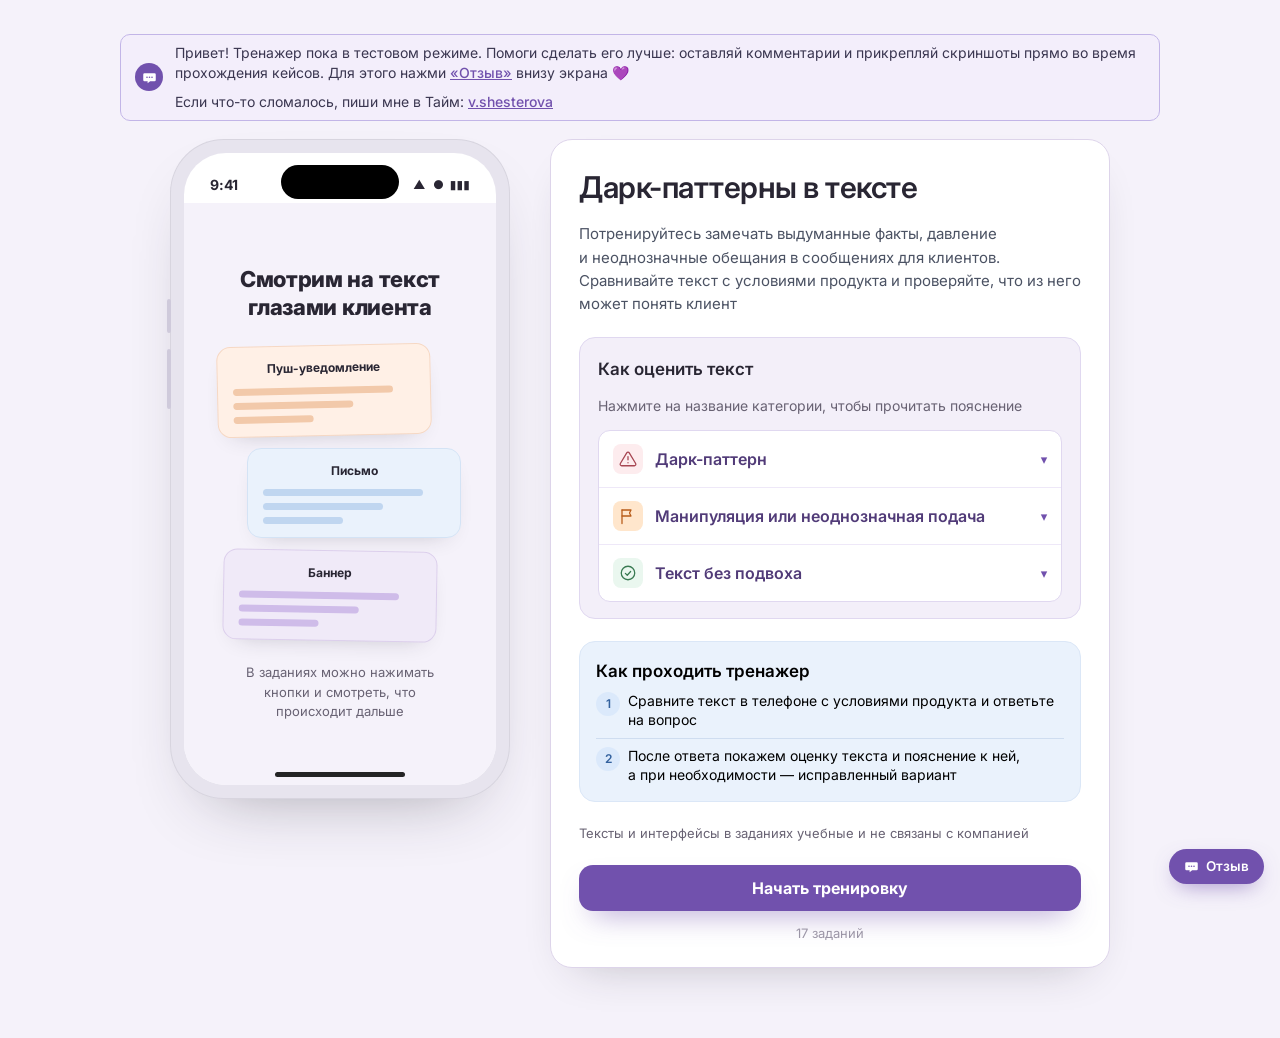
<file: index.html>
<!DOCTYPE html>
<html lang="ru">
<head>
  <meta charset="UTF-8" />
  <meta name="viewport" content="width=device-width, initial-scale=1.0, viewport-fit=cover" />
  <title>Тренажер по дарк-паттернам</title>
  <meta name="description" content="Потренируйтесь замечать давление, неоднозначные обещания и другие спорные приемы в текстах. После каждого задания — разбор ответа." />
  <meta property="og:title" content="Тренажер по дарк-паттернам" />
  <meta property="og:description" content="Потренируйтесь замечать давление, неоднозначные обещания и другие спорные приемы в текстах. После каждого задания — разбор ответа." />
  <meta property="og:type" content="website" />
  <meta property="og:url" content="https://vikishesterova.github.io/mobile-trainer/" />
  <link rel="preconnect" href="https://fonts.googleapis.com" />
  <link rel="preconnect" href="https://fonts.gstatic.com" crossorigin />
  <link href="https://fonts.googleapis.com/css2?family=Inter:wght@400;500;600;700;800&family=JetBrains+Mono:wght@400;600&display=swap" rel="stylesheet" />
<link rel="stylesheet" href="css/styles.css?v=20261112-phone-dimensions" />

  <!-- ===== Яндекс Метрика ===== -->
  <script>
    window.METRIKA_ID = "113555972";
  </script>
  <script type="text/javascript">
    (function (m, e, t, r, i, k, a) {
      m[i] = m[i] || function () { (m[i].a = m[i].a || []).push(arguments); };
      m[i].l = 1 * new Date();
      for (var j = 0; j < document.scripts.length; j++) {
        if (document.scripts[j].src === r) { return; }
      }
      k = e.createElement(t), a = e.getElementsByTagName(t)[0], k.async = 1, k.src = r, a.parentNode.insertBefore(k, a);
    })(window, document, "script", "https://mc.yandex.ru/metrika/tag.js", "ym");
    var __mid = window.METRIKA_ID || "";
    if (/^\d+$/.test(__mid)) {
      ym(__mid, "init", { clickmap: true, trackLinks: true, accurateTrackBounce: true, webvisor: true });
    }
  </script>
  <noscript><div><img src="https://mc.yandex.ru/watch/113555972" style="position:absolute; left:-9999px;" alt="" /></div></noscript>
  <!-- ===== /Яндекс Метрика ===== -->
</head>
<body>
  <div id="app" class="app"></div>
<script src="js/data.js?v=20261029-feedback"></script>
  <script src="js/feedback-api.js?v=20261029-confirm1"></script>
  <script src="js/app.js?v=20261105-feedback-banner3"></script>
</body>
</html>
</file>
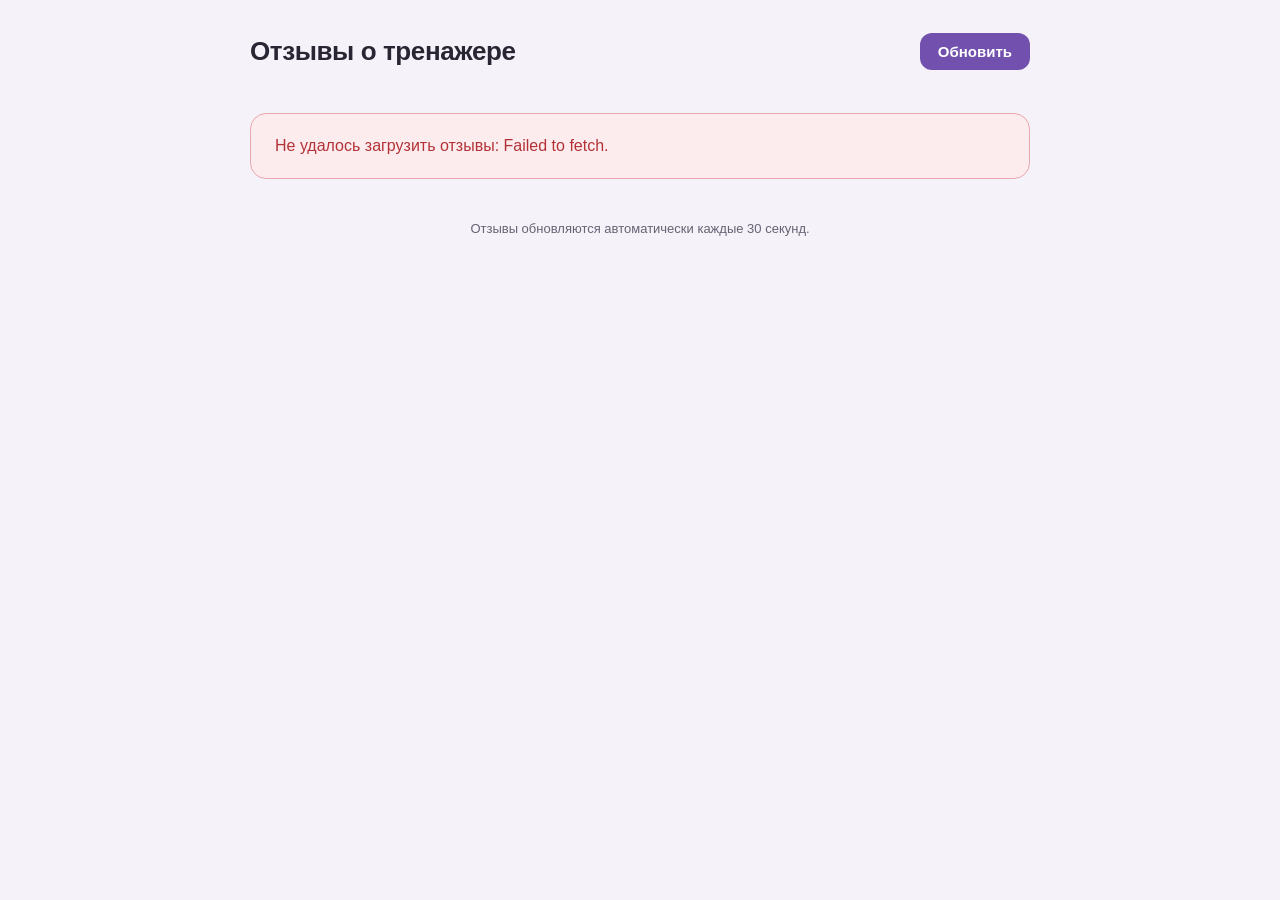
<file: dashboard.html>
<!DOCTYPE html>
<html lang="ru">
<head>
  <meta charset="UTF-8" />
  <meta name="viewport" content="width=device-width, initial-scale=1.0" />
  <title>Отзывы — тренажер по дарк-паттернам</title>
  <style>
    :root {
      --bg: #f5f2fa; --surface: #ffffff; --text: #292633;
      --muted: #686273; --border: #ded6e9; --accent: #7151ad;
      --good: #397a52; --good-bg: #eaf7ef;
      --warn: #b33236; --warn-bg: #fdecee;
    }
    * { box-sizing: border-box; }
    body {
      margin: 0; background: var(--bg); color: var(--text);
      font-family: -apple-system, BlinkMacSystemFont, "Segoe UI", Roboto, sans-serif;
      line-height: 1.5;
    }
    .wrap { max-width: 820px; margin: 0 auto; padding: 32px 20px 64px; }
    header { display: flex; align-items: center; justify-content: space-between; gap: 16px; margin-bottom: 8px; flex-wrap: wrap; }
    h1 { font-size: 26px; margin: 0; letter-spacing: -0.4px; }
    .refresh {
      background: var(--accent); color: #fff; border: none; cursor: pointer;
      padding: 10px 18px; border-radius: 12px; font-size: 15px; font-weight: 700;
    }
    .refresh:active { transform: translateY(1px); }
    .refresh:disabled { opacity: .65; cursor: wait; }
    .stats { display: flex; gap: 12px; flex-wrap: wrap; margin: 18px 0 24px; }
    .stat {
      flex: 1; min-width: 130px; background: var(--surface);
      border: 1px solid var(--border); border-radius: 14px; padding: 14px 18px;
    }
    .stat .num { font-size: 30px; font-weight: 800; }
    .stat .lab { font-size: 13px; color: var(--muted); }
    .stat.avg .num { color: var(--accent); }
    .empty {
      background: var(--surface); border: 1px solid var(--border);
      border-radius: 16px; padding: 32px; text-align: center; color: var(--muted);
    }
    .list { display: flex; flex-direction: column; gap: 12px; }
    .item {
      background: var(--surface); border: 1px solid var(--border);
      border-radius: 16px; padding: 16px 20px;
    }
    .item-top { display: flex; align-items: center; gap: 12px; margin-bottom: 8px; flex-wrap: wrap; }
    .badge {
      font-size: 14px; font-weight: 800; min-width: 34px; height: 34px;
      border-radius: 10px; display: flex; align-items: center; justify-content: center;
    }
    .badge.good { background: var(--good-bg); color: var(--good); }
    .badge.bad { background: var(--warn-bg); color: var(--warn); }
    .date { font-size: 13px; color: var(--muted); margin-left: auto; }
    .comment { font-size: 16px; color: var(--text); }
    .comment.none { color: var(--muted); font-style: italic; }
    .note { font-size: 13px; color: var(--muted); margin-top: 24px; text-align: center; }
    .error {
      background: var(--warn-bg); color: var(--warn); border: 1px solid #e8a8b0;
      border-radius: 16px; padding: 20px 24px; margin-bottom: 16px;
    }
    .loading { color: var(--muted); padding: 24px 0; text-align: center; }
    @media (max-width: 480px) {
      h1 { font-size: 22px; }
      .stat { min-width: 100%; }
    }
  </style>
</head>
<body>
  <div class="wrap">
    <header>
      <h1>Отзывы о тренажере</h1>
      <button class="refresh" id="refresh">Обновить</button>
    </header>

    <div class="stats" id="stats"></div>
    <div id="status" role="status" aria-live="polite"></div>
    <div class="list" id="list"></div>
    <div class="note">Отзывы обновляются автоматически каждые 30 секунд.</div>
  </div>

  <script src="js/feedback-api.js?v=20261029-confirm1"></script>
  <script>
    // Серверный адрес — тот же, что в тренажере.
    var DATA_ENDPOINT = "https://feedback.michellegreenrlg81.chatgpt.site/api/feedback";
    var loading = false;

    function esc(s) {
      var d = document.createElement("div");
      d.textContent = s == null ? "" : String(s);
      return d.innerHTML;
    }

    function stars(rating) {
      var n = Math.max(0, Math.min(5, Number(rating) || 0));
      var filled = "★★★★★".slice(0, n);
      var rest = "☆☆☆☆☆".slice(0, 5 - n);
      return '<span class="stars">' + filled + rest + "</span>";
    }

    function load() {
      if (loading) return;
      var status = document.getElementById("status");
      var list = document.getElementById("list");
      var stats = document.getElementById("stats");
      var refresh = document.getElementById("refresh");

      if (!DATA_ENDPOINT) {
        status.innerHTML = '<div class="error">Дашборд ещё не подключен: настройте DATA_ENDPOINT.</div>';
        list.innerHTML = "";
        stats.innerHTML = "";
        return;
      }

      loading = true;
      refresh.disabled = true;
      refresh.textContent = "Обновляем…";
      if (!list.innerHTML) status.innerHTML = '<div class="loading">Загружаем отзывы…</div>';
      window.FeedbackAPI.read({ endpoint: DATA_ENDPOINT, onFallback: function () {
        status.innerHTML = '<div class="loading">Загружаем отзывы из Google Таблицы…</div>';
      } })
        .then(function (result) {
          status.innerHTML = result.source === "google"
            ? '<div class="note">Данные из Google Таблицы. Новые отзывы могут появляться с задержкой</div>' : "";
          render(result.rows);
        })
        .catch(function (err) {
          status.innerHTML = '<div class="error">Не удалось загрузить отзывы: ' + esc(err.message) + ".</div>";
        })
        .then(function () {
          loading = false;
          refresh.disabled = false;
          refresh.textContent = "Обновить";
        });
    }

    function render(rows) {
      var list = document.getElementById("list");
      var stats = document.getElementById("stats");

      if (!rows.length) {
        stats.innerHTML = "";
        list.innerHTML = '<div class="empty">Ответов пока нет.</div>';
        return;
      }

      var total = rows.length;
      var rated = rows.filter(function (r) { return Number(r.rating) > 0; }).length;
      var sum = rows.reduce(function (acc, r) { return acc + (Number(r.rating) || 0); }, 0);
      var avg = rated ? (sum / rated) : 0;
      var commented = rows.filter(function (r) { return r.comment && String(r.comment).trim(); }).length;

      stats.innerHTML =
        '<div class="stat"><div class="num">' + total + '</div><div class="lab">ответов</div></div>' +
        '<div class="stat avg"><div class="num">' + (rated ? avg.toFixed(1) : "—") + '</div><div class="lab">средняя оценка</div></div>' +
        '<div class="stat"><div class="num">' + commented + '</div><div class="lab">с комментарием</div></div>';

      var html = "";
      rows.forEach(function (r) {
        var rating = Number(r.rating) || 0;
        var cls = rating >= 4 ? "good" : (rating >= 1 ? "bad" : "good");
        var badge = rating >= 1 ? String(rating) : "—";
        var date = r.date ? new Date(r.date) : null;
        var dateStr = date && !isNaN(date) ? date.toLocaleString("ru-RU", { day: "2-digit", month: "2-digit", hour: "2-digit", minute: "2-digit" }) : "";
        var comment = r.comment && String(r.comment).trim() ? String(r.comment) : "";
        html += '<div class="item">' +
          '<div class="item-top">' +
            '<span class="badge ' + cls + '">' + esc(badge) + '</span>' +
            (rating >= 1 ? stars(rating) : "") +
            '<span class="date">' + esc(dateStr) + '</span>' +
          '</div>' +
          '<div class="comment' + (comment ? "" : " none") + '">' + (comment ? esc(comment) : "Без комментария") + '</div>' +
        '</div>';
      });
      list.innerHTML = html;
    }

    document.getElementById("refresh").addEventListener("click", load);
    document.addEventListener("visibilitychange", function () { if (!document.hidden) load(); });
    window.addEventListener("focus", load);
    setInterval(function () { if (!document.hidden) load(); }, 30000);
    load();
  </script>
</body>
</html>
</file>
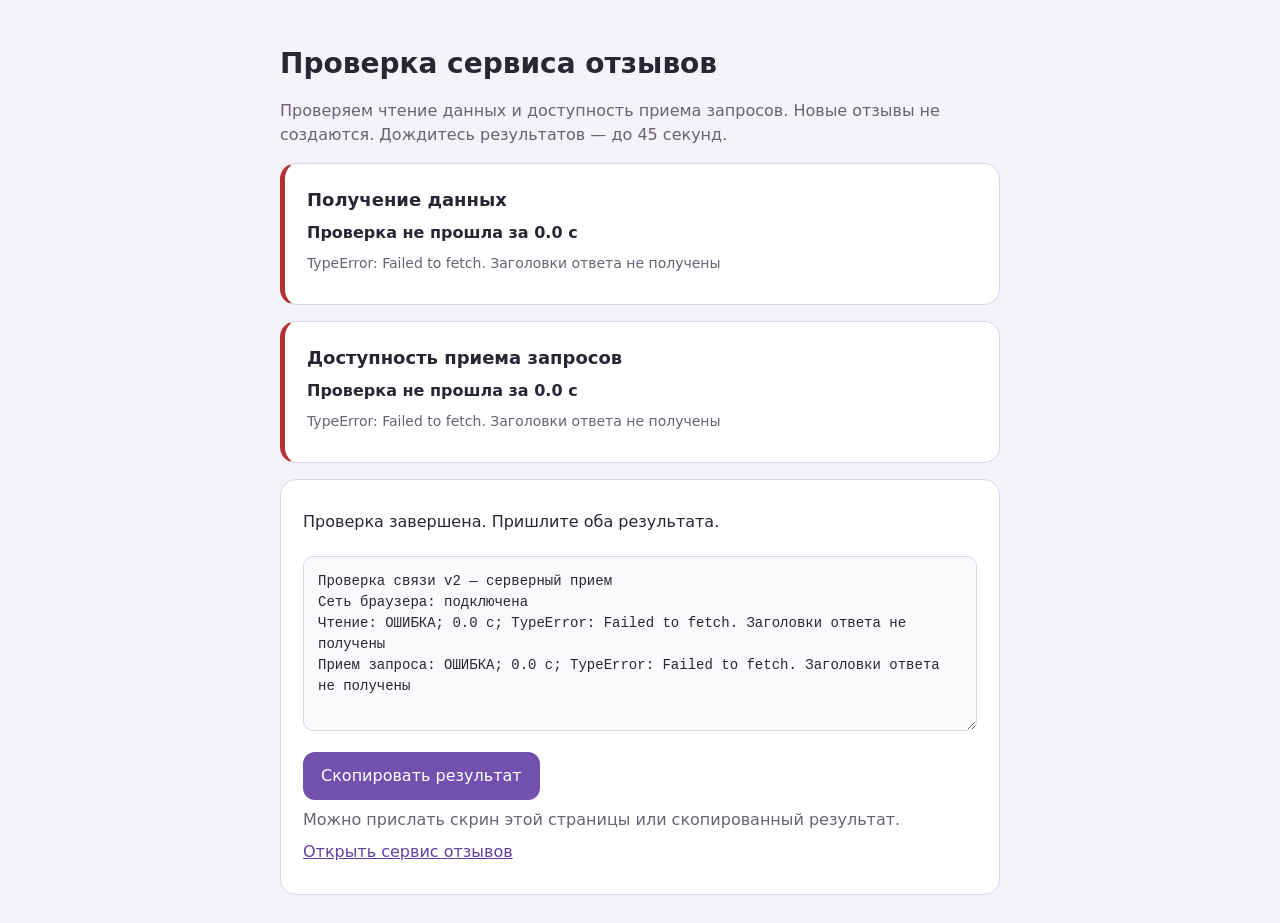
<file: feedback-check.html>
<!doctype html>
<html lang="ru">
<head>
  <meta charset="utf-8">
  <meta name="viewport" content="width=device-width, initial-scale=1">
  <meta name="robots" content="noindex">
  <title>Проверка сервиса отзывов</title>
  <style>
    * { box-sizing: border-box; }
    body { margin: 0; padding: 28px 18px; background: #f5f2fa; color: #292633; font: 16px/1.5 system-ui, sans-serif; }
    main { max-width: 720px; margin: auto; }
    h1 { font-size: 28px; line-height: 1.2; }
    h2 { font-size: 18px; margin: 0 0 8px; }
    p { margin: 8px 0; }
    .muted { color: #686273; }
    article, .report { padding: 22px; margin-top: 16px; border: 1px solid #ded6e9; border-radius: 16px; background: white; }
    article[data-result="ok"] { border-left: 5px solid #397a52; }
    article[data-result="error"] { border-left: 5px solid #b33236; }
    .status { font-weight: 650; }
    .detail { font-size: 14px; color: #686273; }
    button { padding: 12px 18px; border: 0; border-radius: 12px; background: #7151ad; color: white; font: inherit; cursor: pointer; }
    button:disabled { opacity: .6; cursor: wait; }
    textarea { width: 100%; min-height: 175px; margin: 14px 0; padding: 14px; border: 1px solid #ded6e9; border-radius: 10px; color: #292633; background: #faf9fc; font: 14px/1.5 ui-monospace, monospace; }
    a { color: #62409e; }
  </style>
</head>
<body>
  <main>
    <h1>Проверка сервиса отзывов</h1>
    <p class="muted">Проверяем чтение данных и доступность приема запросов. Новые отзывы не создаются. Дождитесь результатов — до 45 секунд.</p>
    <article id="read" aria-live="polite">
      <h2>Получение данных</h2>
      <p class="status">Проверяем…</p><p class="detail"></p>
    </article>
    <article id="post" aria-live="polite">
      <h2>Доступность приема запросов</h2>
      <p class="status">Проверяем…</p><p class="detail"></p>
    </article>
    <section class="report">
      <p id="summary">Проверка выполняется.</p>
      <textarea id="report" aria-label="Результат проверки" readonly></textarea>
      <button id="copy" disabled>Скопировать результат</button>
      <p class="muted">Можно прислать скрин этой страницы или скопированный результат.</p>
      <p><a id="direct" target="_blank" rel="noreferrer">Открыть сервис отзывов</a></p>
    </section>
  </main>
  <script>
    var endpoint = "https://mobile-trainer-feedback-relay.michellegreenrlg81.chatgpt.site/api/feedback";
    document.getElementById("direct").href = endpoint;
    var results = {};
    function seconds(ms) { return (ms / 1000).toFixed(1); }
    function report() {
      var lines = ["Проверка связи v2 — серверный прием", "Сеть браузера: " + (navigator.onLine ? "подключена" : "отключена")];
      ["read", "post"].forEach(function (key) {
        var r = results[key];
        if (r) lines.push(r.label + ": " + r.status + "; " + seconds(r.elapsed) + " с; " + r.detail);
      });
      document.getElementById("report").value = lines.join("\n");
      if (results.read && results.post) {
        document.getElementById("copy").disabled = false;
        document.getElementById("summary").textContent = "Проверка завершена. Пришлите оба результата.";
      }
    }
    function check(key, label, options, validate, expectedStatus) {
      var card = document.getElementById(key), started = Date.now(), done = false;
      var controller = typeof AbortController === "function" ? new AbortController() : null;
      var stage = "Заголовки ответа не получены";
      function finish(ok, detail) {
        if (done) return;
        done = true;
        clearTimeout(timer);
        var elapsed = Date.now() - started;
        card.dataset.result = ok ? "ok" : "error";
        card.querySelector(".status").textContent = ok ? "Ответ получен за " + seconds(elapsed) + " с" : "Проверка не прошла за " + seconds(elapsed) + " с";
        card.querySelector(".detail").textContent = detail;
        results[key] = { label: label, status: ok ? "OK" : "ОШИБКА", elapsed: elapsed, detail: detail };
        report();
      }
      var timer = setTimeout(function () {
        finish(false, "Тайм-аут 45 с. " + stage);
        if (controller) { try { controller.abort(); } catch (ignored) {} }
      }, 45000);
      options.credentials = "omit";
      options.mode = "cors";
      options.redirect = "follow";
      if (controller) options.signal = controller.signal;
      Promise.resolve().then(function () {
        return fetch(endpoint + "?connection_check=" + Date.now(), options);
      }).then(function (response) {
        stage = "HTTP " + response.status + " получен за " + seconds(Date.now() - started) + " с";
        if (response.status !== (expectedStatus || 200)) throw new Error("HTTP " + response.status);
        return response.text();
      }).then(function (text) {
        finish(true, validate(text) + ". " + stage);
      }).catch(function (err) {
        finish(false, err.name + ": " + err.message + ". " + stage);
      });
    }
    report();
    check("read", "Чтение", { method: "GET", cache: "no-store" }, function (text) {
      var rows = JSON.parse(text);
      if (!Array.isArray(rows)) throw new Error("Получен ответ без списка отзывов");
      return "Сервер получил список отзывов из Google Таблицы";
    });
    // Заведомо невалидный JSON: сервер отклонит его до записи в таблицу.
    check("post", "Прием запроса", {
      method: "POST", headers: { "Content-Type": "text/plain;charset=utf-8" }, body: '{"diagnostic":'
    }, function (text) {
      if (!JSON.parse(text).error) throw new Error("Получен неожиданный ответ сервиса");
      return "Сервер отклонил проверочный запрос без создания отзыва";
    }, 400);
    document.getElementById("copy").addEventListener("click", function () {
      var field = document.getElementById("report");
      if (navigator.clipboard && navigator.clipboard.writeText) {
        navigator.clipboard.writeText(field.value).then(function () {
          document.getElementById("copy").textContent = "Скопировано";
        }, function () { field.focus(); field.select(); });
      } else { field.focus(); field.select(); }
    });
  </script>
</body>
</html>
</file>
<file: css/styles.css>
/* ============================================================================
   Мобильный тренажер по дарк-паттернам — iPhone-рамка + экраны приложений
   ============================================================================ */

:root {
  --page-bg-1: #f5f2fa;
  --page-bg-2: #efeaf7;
  --page-bg-3: #f5f2fa;

  --surface: #ffffff;
  --surface-2: #ffffff;
  --surface-3: #f3eef9;
  --border: #ded6e9;
  --border-strong: #cfc4e0;

  --text: #292633;
  --text-muted: #686273;
  --text-faint: #9b95a6;

  --primary: #7151ad;
  --primary-strong: #5f3f96;
  --primary-soft: rgba(113, 81, 173, 0.12);

  --correct: #1d9a6e;
  --correct-soft: rgba(29, 154, 110, 0.14);
  --wrong: #d64550;
  --wrong-soft: rgba(214, 69, 80, 0.12);
  --accent: #a26f1f;
  --accent-soft: rgba(162, 111, 31, 0.12);
  --blue: #2f6fed;
  --blue-soft: rgba(47, 111, 237, 0.11);

  --radius: 16px;
  --radius-sm: 12px;
  --shadow: 0 20px 50px -30px rgba(41, 38, 51, 0.28);
  --shadow-phone: 0 30px 70px -40px rgba(41, 38, 51, 0.45);

  --font: "Inter", system-ui, -apple-system, "Segoe UI", Roboto, sans-serif;
}

* { box-sizing: border-box; }

html, body {
  margin: 0;
  padding: 0;
  min-height: 100%;
}

body {
  font-family: var(--font);
  color: var(--text);
  background: #f5f2fa;
  background-attachment: fixed;
  -webkit-font-smoothing: antialiased;
  line-height: 1.55;
  min-height: 100vh;
}

.app {
  max-width: 1080px;
  margin: 0 auto;
  padding: 34px 20px 70px;
}

/* ============================================================================
   Раскладка: слева телефон, справа панель с заданием
   ============================================================================ */
.layout {
  display: flex;
  align-items: flex-start;
  justify-content: center;
  gap: 40px;
  flex-wrap: wrap;
}

/* ============================================================================
   Телефон
   ============================================================================ */
.phone-wrap {
  flex: 0 0 auto;
  display: flex;
  flex-direction: column;
  align-items: center;
}

.phone {
  position: relative;
  width: 330px;
  height: 640px;
  background: #e7e4ee;
  border-radius: 54px;
  padding: 14px;
  box-shadow: var(--shadow-phone), inset 0 0 0 1px rgba(41, 38, 51, 0.08);
}

/* боковые кнопки */
.phone::before {
  content: "";
  position: absolute;
  left: -3px;
  top: 160px;
  width: 4px;
  height: 34px;
  border-radius: 4px;
  background: #cfcadb;
}
.phone::after {
  content: "";
  position: absolute;
  left: -3px;
  top: 210px;
  width: 4px;
  height: 60px;
  border-radius: 4px;
  background: #cfcadb;
}

.phone-screen {
  position: relative;
  width: 100%;
  height: 100%;
  border-radius: 42px;
  overflow: hidden;
  background: #ffffff;
  display: flex;
  flex-direction: column;
}

/* динамический остров */
.island {
  position: absolute;
  top: 12px;
  left: 50%;
  transform: translateX(-50%);
  width: 118px;
  height: 34px;
  background: #000;
  border-radius: 20px;
  z-index: 40;
}

/* ============================================================================
   Экраны приложения внутри телефона
   ============================================================================ */
.app-statusbar {
  flex: none;
  height: 50px;
  padding: 14px 26px 0;
  display: flex;
  align-items: center;
  justify-content: space-between;
  font-size: 14px;
  font-weight: 700;
  color: var(--text);
  letter-spacing: 0.2px;
  position: relative;
  z-index: 30;
}
.status-icons {
  display: flex;
  align-items: center;
  gap: 6px;
  font-size: 12px;
}
.status-dark { color: #fff; }

.app-header {
  flex: none;
  padding: 6px 20px 12px;
}
.app-header .app-name {
  font-size: 12px;
  font-weight: 700;
  text-transform: uppercase;
  letter-spacing: 0.8px;
  color: var(--acc, var(--text-faint));
  margin-bottom: 4px;
}
.app-header .app-title {
  font-size: 22px;
  font-weight: 800;
  letter-spacing: -0.4px;
  margin: 0;
  line-height: 1.2;
}
.app-header .app-subtitle {
  font-size: 13px;
  color: var(--text-muted);
  margin-top: 3px;
}

.app-body {
  flex: 1;
  overflow-y: auto;
  padding: 6px 16px 96px;
  display: flex;
  flex-direction: column;
  gap: 14px;
}
.app-body::-webkit-scrollbar { display: none; }

/* фиксированная кнопка внизу экрана */
.app-cta {
  position: absolute;
  left: 0;
  right: 0;
  bottom: 0;
  padding: 14px 18px calc(18px + 22px);
  background: linear-gradient(180deg, rgba(244, 246, 251, 0), var(--surface-2) 40%);
  z-index: 20;
}
.app-cta .btn-screen {
  width: 100%;
  height: 52px;
  border: none;
  border-radius: 16px;
  font-family: var(--font);
  font-size: 16px;
  font-weight: 700;
  color: #fff;
  background: var(--primary);
  box-shadow: 0 12px 26px -12px rgba(95, 75, 216, 0.9);
  cursor: default;
}
.app-cta .btn-screen:active { transform: none; }

/* home indicator */
.home-indicator {
  position: absolute;
  bottom: 8px;
  left: 50%;
  transform: translateX(-50%);
  width: 130px;
  height: 5px;
  border-radius: 3px;
  background: rgba(0, 0, 0, 0.85);
  z-index: 40;
}

/* ============================================================================
   Блоки интерфейса
   ============================================================================ */
.blk { width: 100%; }

/* карточка счёта/продукта */
.blk-card {
  background: #fff;
  border: 1px solid var(--border);
  border-radius: 16px;
  padding: 16px;
  color: var(--text);
  box-shadow: 0 10px 24px -20px rgba(20, 30, 60, 0.4);
}

/* цветовые темы экранов (чтобы кейсы не выглядели одинаково) */
.phone-screen.tint-violet { --acc: #7c5cf0; }
.phone-screen.tint-blue   { --acc: #3b82f6; }
.phone-screen.tint-teal   { --acc: #0d9488; }
.phone-screen.tint-amber  { --acc: #d97706; }
.phone-screen.tint-indigo { --acc: #6366f1; }
.phone-screen.tint-green  { --acc: #16a34a; }
.phone-screen.tint-rose   { --acc: #e11d48; }

.tint-violet .blk-card { border-left: 4px solid #7c5cf0; }
.tint-blue   .blk-card { border-left: 4px solid #3b82f6; }
.tint-teal   .blk-card { border-left: 4px solid #0d9488; }
.tint-amber  .blk-card { border-left: 4px solid #d97706; }
.tint-indigo .blk-card { border-left: 4px solid #6366f1; }
.tint-green  .blk-card { border-left: 4px solid #16a34a; }
.tint-rose   .blk-card { border-left: 4px solid #e11d48; }

.tint-violet .app-cta .btn-screen { background: #7c5cf0; box-shadow: 0 12px 26px -12px rgba(124, 92, 240, 0.9); }
.tint-blue   .app-cta .btn-screen { background: #3b82f6; box-shadow: 0 12px 26px -12px rgba(59, 130, 246, 0.9); }
.tint-teal   .app-cta .btn-screen { background: #0d9488; box-shadow: 0 12px 26px -12px rgba(13, 148, 136, 0.9); }
.tint-amber  .app-cta .btn-screen { background: #d97706; box-shadow: 0 12px 26px -12px rgba(217, 119, 6, 0.9); }
.tint-indigo .app-cta .btn-screen { background: #6366f1; box-shadow: 0 12px 26px -12px rgba(99, 102, 241, 0.9); }
.tint-green  .app-cta .btn-screen { background: #16a34a; box-shadow: 0 12px 26px -12px rgba(22, 163, 74, 0.9); }
.tint-rose   .app-cta .btn-screen { background: #e11d48; box-shadow: 0 12px 26px -12px rgba(225, 29, 72, 0.9); }

/* ============================================================================
   Десктоп: кейс как лендинг/страница в браузере
   ============================================================================ */
.desktop-wrap {
  flex: 0 0 auto;
  display: flex;
  flex-direction: column;
  align-items: center;
}
.browser {
  width: 430px;
  height: 620px;
  background: #fff;
  border-radius: 18px;
  box-shadow: var(--shadow-phone);
  border: 1px solid rgba(0, 0, 0, 0.06);
  display: flex;
  flex-direction: column;
  overflow: hidden;
}
.browser-bar {
  flex: none;
  display: flex;
  align-items: center;
  gap: 6px;
  padding: 11px 14px;
  background: #f1f3f8;
  border-bottom: 1px solid #e5e9f2;
}
.dot { width: 11px; height: 11px; border-radius: 50%; flex: none; }
.dot-r { background: #ff5f57; }
.dot-y { background: #febc2e; }
.dot-g { background: #28c840; }
.browser-url {
  margin-left: 8px;
  flex: 1;
  background: #fff;
  border: 1px solid #e5e9f2;
  border-radius: 8px;
  padding: 4px 12px;
  font-size: 12px;
  color: #8b93a7;
  text-align: center;
  white-space: nowrap;
  overflow: hidden;
  text-overflow: ellipsis;
}
.browser-body {
  flex: 1;
  overflow-y: auto;
  padding: 18px 22px 12px;
  display: flex;
  flex-direction: column;
  gap: 14px;
  background: #f7f9fd;
}
.browser-body::-webkit-scrollbar { display: none; }
.browser-header .browser-app {
  font-size: 12px;
  font-weight: 700;
  text-transform: uppercase;
  letter-spacing: 0.8px;
  color: var(--acc, #8b93a7);
  margin-bottom: 4px;
}
.browser-header .browser-title { font-size: 25px; font-weight: 800; letter-spacing: -0.4px; line-height: 1.2; }
.browser-header .browser-subtitle { font-size: 13px; color: var(--text-muted); margin-top: 3px; }
.browser-cta {
  flex: none;
  padding: 12px 22px 18px;
  background: #fff;
  border-top: 1px solid var(--border);
}
.btn-browser {
  width: 100%;
  height: 50px;
  border: none;
  border-radius: 13px;
  color: #fff;
  font-family: var(--font);
  font-size: 16px;
  font-weight: 700;
  background: var(--primary);
  cursor: default;
}
.tint-violet .btn-browser { background: #7c5cf0; }
.tint-blue   .btn-browser { background: #3b82f6; }
.tint-teal   .btn-browser { background: #0d9488; }
.tint-amber  .btn-browser { background: #d97706; }
.tint-indigo .btn-browser { background: #6366f1; }
.tint-green  .btn-browser { background: #16a34a; }
.tint-rose   .btn-browser { background: #e11d48; }

/* ============================================================================
   Формат-карточки кейсов (пуш, баннер, сторис, лендинг)
   ============================================================================ */
.format-wrap { flex: 0 0 auto; display: flex; justify-content: center; }
.format-card {
  width: 360px;
  background: #fff;
  border-radius: 18px;
  box-shadow: var(--shadow);
  border: 1px solid var(--border);
  display: flex;
  flex-direction: column;
  overflow: hidden;
}
.fmt-tag {
  display: flex;
  align-items: center;
  gap: 8px;
  padding: 12px 16px;
  background: #f7f9fd;
  border-bottom: 1px solid var(--border);
  font-size: 12px;
  font-weight: 700;
  color: #8b93a7;
  text-transform: uppercase;
  letter-spacing: 0.6px;
}
.fmt-tag .fmt-app {
  margin-left: auto;
  text-transform: none;
  letter-spacing: 0;
  color: var(--acc, #8b93a7);
  font-weight: 800;
}
.fmt-body { display: flex; flex-direction: column; gap: 14px; padding: 18px; }
.fmt-cta { padding: 12px 18px 18px; border-top: 1px solid var(--border); background: #fff; }
.btn-fmt {
  width: 100%;
  height: 48px;
  border: none;
  border-radius: 12px;
  color: #fff;
  font-size: 16px;
  font-weight: 700;
  font-family: var(--font);
  background: var(--primary);
  cursor: default;
}
.tint-violet .btn-fmt { background: #7c5cf0; }
.tint-blue   .btn-fmt { background: #3b82f6; }
.tint-teal   .btn-fmt { background: #0d9488; }
.tint-amber  .btn-fmt { background: #d97706; }
.tint-indigo .btn-fmt { background: #6366f1; }
.tint-green  .btn-fmt { background: #16a34a; }
.tint-rose   .btn-fmt { background: #e11d48; }

/* варианты форматов */
.fmt-push { width: 340px; }
.fmt-push .fmt-body { gap: 10px; padding: 14px 16px; }
.fmt-push .blk-offer { box-shadow: none; border: none; padding: 0; }
.fmt-push .blk-offer .offer-title { font-size: 15px; }

.tint-violet .fmt-banner { background: #f4f1ff; }
.tint-blue   .fmt-banner { background: #eff6ff; }
.tint-teal   .fmt-banner { background: #ecfdf8; }
.tint-amber  .fmt-banner { background: #fff7ed; }
.tint-indigo .fmt-banner { background: #eef2ff; }
.tint-green  .fmt-banner { background: #f0fdf4; }
.tint-rose   .fmt-banner { background: #fff1f2; }

.fmt-story { min-height: 460px; }
.fmt-story .fmt-body { justify-content: center; flex: 1; }
.fmt-story .blk-title { font-size: 22px; }

/* ============================================================================
   Форматы, нарисованные внутри телефона
   ============================================================================ */
.fmt-screen { flex: 1 1 auto; min-height: 0; position: relative; overflow: hidden; }

/* push — уведомление */
.fmt-screen-push {
  background: linear-gradient(165deg, #eef0f6, #d9deea);
  padding-top: 8px;
}
.push-card {
  margin: 10px 14px;
  background: #fff;
  border-radius: 16px;
  box-shadow: 0 12px 30px -14px rgba(0, 0, 0, 0.35);
  padding: 14px 16px;
  display: flex;
  flex-direction: column;
  gap: 10px;
}
.push-head { display: flex; align-items: center; gap: 8px; font-size: 12px; color: #8b93a7; }
.push-dot { width: 18px; height: 18px; border-radius: 50%; background: var(--acc, #8b93a7); }
.push-app { font-weight: 700; color: var(--text); }
.push-time { margin-left: auto; }
.push-body { display: flex; flex-direction: column; gap: 10px; }
.push-body .blk-offer { box-shadow: none; border: none; padding: 0; }
.push-body .blk-offer .offer-title { font-size: 16px; }

/* banner */
.fmt-screen-banner {
  display: flex; align-items: center; justify-content: center;
  padding: 18px;
  background: linear-gradient(165deg, #f4f1ff, #e8e2ff);
}
.tint-blue   .fmt-screen-banner { background: linear-gradient(165deg, #eff6ff, #dbeafe); }
.tint-amber  .fmt-screen-banner { background: linear-gradient(165deg, #fff7ed, #ffedd5); }
.banner-inner {
  width: 100%;
  background: #fff;
  border-radius: 18px;
  box-shadow: 0 14px 32px -18px rgba(0, 0, 0, 0.4);
  padding: 20px;
  display: flex; flex-direction: column; gap: 12px;
  border-top: 6px solid var(--acc, var(--primary));
}
.banner-app { font-size: 12px; font-weight: 700; color: var(--acc, var(--primary)); text-transform: uppercase; letter-spacing: 0.6px; }
.btn-banner-small {
  align-self: flex-start; margin-top: 4px;
  padding: 10px 18px; border-radius: 10px; border: none;
  color: #fff; background: var(--acc, var(--primary));
  font-weight: 700; font-size: 14px; font-family: var(--font); cursor: default;
}

/* story */
.fmt-screen-story {
  display: flex; align-items: center; justify-content: center;
  padding: 26px 22px;
}
.tint-violet .fmt-screen-story { background: linear-gradient(165deg, #7c5cf0, #3b2d7e); }
.tint-blue   .fmt-screen-story { background: linear-gradient(165deg, #3b82f6, #1e3a8a); }
.tint-teal   .fmt-screen-story { background: linear-gradient(165deg, #14b8a6, #115e59); }
.tint-amber  .fmt-screen-story { background: linear-gradient(165deg, #f59e0b, #7c2d12); }
.tint-indigo .fmt-screen-story { background: linear-gradient(165deg, #6366f1, #312e81); }
.tint-green  .fmt-screen-story { background: linear-gradient(165deg, #22c55e, #14532d); }
.tint-rose   .fmt-screen-story { background: linear-gradient(165deg, #f472b6, #881337); }
.story-inner {
  text-align: center;
  display: flex; flex-direction: column; gap: 18px;
  align-items: center; width: 100%; color: #fff;
}
.story-app { font-size: 13px; font-weight: 700; opacity: 0.9; text-transform: uppercase; letter-spacing: 0.6px; }
.fmt-screen-story .blk-title { color: #fff; font-size: 24px; }
.fmt-screen-story .blk-text { color: #fff; font-size: 16px; }
.fmt-screen-story .blk-note { color: rgba(255, 255, 255, 0.85); }
.fmt-screen-story .blk-offer { background: rgba(255, 255, 255, 0.12); border: none; color: #fff; }
.fmt-screen-story .blk-offer .offer-title { color: #fff; }
.fmt-screen-story .blk-offer .offer-text { color: rgba(255, 255, 255, 0.9); }
.fmt-screen-story .blk-compare { background: rgba(255, 255, 255, 0.1); border-color: rgba(255, 255, 255, 0.15); }
.fmt-screen-story .blk-compare .cr-label { color: rgba(255, 255, 255, 0.85); }
.fmt-screen-story .blk-compare .cr-value { color: #fff; }
.fmt-screen-story .blk-bullets .bullet { background: rgba(255, 255, 255, 0.12); border: none; color: #fff; }
.fmt-screen-story .blk-bullets .bullet::before { color: #fff; background: rgba(255, 255, 255, 0.2); }
.btn-story {
  padding: 13px 26px; border-radius: 999px; border: none;
  color: #fff; background: rgba(255, 255, 255, 0.22);
  font-weight: 800; font-size: 16px; font-family: var(--font); cursor: default;
}

/* landing */
.fmt-screen-landing { background: #f7f9fd; display: flex; flex-direction: column; }
.landing-page {
  flex: 1; overflow-y: auto;
  padding: 6px 18px 110px;
  display: flex; flex-direction: column; gap: 14px;
}
.landing-page::-webkit-scrollbar { display: none; }
.landing-app { font-size: 12px; font-weight: 700; color: var(--acc, var(--primary)); text-transform: uppercase; letter-spacing: 0.6px; margin-top: 8px; }
.landing-title { font-size: 26px; font-weight: 800; letter-spacing: -0.4px; margin: 2px 0 0; line-height: 1.2; }
.landing-subtitle { font-size: 13px; color: var(--text-muted); margin-top: 3px; }
.landing-p { font-size: 16px; color: #292633; line-height: 1.5; }
.landing-cards { display: flex; flex-direction: column; gap: 10px; margin-top: 2px; }
.tariff-card {
  background: #fff;
  border: 1px solid #ded6e9;
  border-radius: 14px;
  padding: 14px 16px;
}
.tariff-title { font-size: 15px; font-weight: 700; color: #292633; margin-bottom: 4px; }
.tariff-text { font-size: 14px; color: #4b5263; line-height: 1.45; }
.landing-cta {
  position: absolute; left: 0; right: 0; bottom: 0;
  padding: 12px 16px 22px;
  background: linear-gradient(180deg, rgba(247, 249, 253, 0), #f7f9fd 45%);
}
.btn-landing {
  width: 100%; height: 50px; border: none; border-radius: 14px;
  color: #fff; font-size: 16px; font-weight: 700;
  background: var(--acc, var(--primary)); font-family: var(--font); cursor: default;
}

/* ============================================================================
   Форматы — подробная прорисовка (iOS-стиль)
   ============================================================================ */
/* иконка приложения */
.app-icon {
  flex: none;
  width: 36px; height: 36px;
  border-radius: 10px;
  display: inline-flex; align-items: center; justify-content: center;
  font-size: 20px;
  box-shadow: inset 0 -3px 0 rgba(0, 0, 0, 0.08);
}
.tint-violet .app-icon { background: linear-gradient(135deg, #8b7bff, #5f4bd8); }
.tint-blue   .app-icon { background: linear-gradient(135deg, #60a5fa, #2563eb); }
.tint-teal   .app-icon { background: linear-gradient(135deg, #2dd4bf, #0d9488); }
.tint-amber  .app-icon { background: linear-gradient(135deg, #fbbf24, #d97706); }
.tint-indigo .app-icon { background: linear-gradient(135deg, #818cf8, #4f46e5); }
.tint-green  .app-icon { background: linear-gradient(135deg, #4ade80, #16a34a); }
.tint-rose   .app-icon { background: linear-gradient(135deg, #f472b6, #e11d48); }

/* иллюстрация */
.illust {
  border-radius: 14px;
  display: flex; align-items: center; justify-content: center;
  font-size: 52px;
  height: 130px;
}
.illust.size-lg { height: 160px; font-size: 70px; border-radius: 16px; }
.tint-violet .illust { background: linear-gradient(135deg, #ede9fe, #ddd6fe); }
.tint-blue   .illust { background: linear-gradient(135deg, #dbeafe, #bfdbfe); }
.tint-teal   .illust { background: linear-gradient(135deg, #ccfbf1, #99f6e4); }
.tint-amber  .illust { background: linear-gradient(135deg, #fef3c7, #fde68a); }
.tint-indigo .illust { background: linear-gradient(135deg, #e0e7ff, #c7d2fe); }
.tint-green  .illust { background: linear-gradient(135deg, #dcfce7, #bbf7d0); }
.tint-rose   .illust { background: linear-gradient(135deg, #ffe4e6, #fecdd3); }

/* push — настоящее уведомление */
.push-card {
  margin: 10px 14px;
  background: #fff;
  border-radius: 16px;
  box-shadow: 0 14px 34px -16px rgba(0, 0, 0, 0.4);
  padding: 14px 16px;
}
.push-head { display: flex; align-items: center; gap: 10px; }
.push-app-col { display: flex; flex-direction: column; }
.push-app { font-size: 12px; font-weight: 700; color: #4b5263; }
.push-time { font-size: 11px; color: #9aa1b2; }
.push-title { font-size: 16px; font-weight: 800; margin-top: 6px; letter-spacing: -0.2px; }
.push-body { font-size: 14px; color: #5d6679; line-height: 1.45; margin-top: 4px; }

/* banner — внутриприложенный баннер */
.banner-inner {
  position: relative;
  width: 100%;
  background: #fff;
  border-radius: 20px;
  box-shadow: 0 16px 36px -18px rgba(0, 0, 0, 0.45);
  padding: 16px;
}
.banner-close { position: absolute; top: 12px; right: 16px; font-size: 20px; color: #a0a7b8; line-height: 1; }
.banner-headline { font-size: 20px; font-weight: 800; letter-spacing: -0.3px; margin-top: 6px; }
.banner-sub { font-size: 14px; color: #5d6679; margin-top: 6px; line-height: 1.5; }
.btn-banner-small {
  align-self: flex-start;
  margin-top: 14px; padding: 11px 20px; border-radius: 11px; border: none;
  color: #fff; background: var(--acc, var(--primary));
  font-weight: 700; font-size: 15px; font-family: var(--font); cursor: default;
}

/* story — как настоящая сторис */
.fmt-screen-story { display: flex; flex-direction: column; align-items: stretch; position: relative; padding: 0; overflow: hidden; }
.fmt-screen-story::before {
  content: "";
  position: absolute; inset: 0;
  background: radial-gradient(120% 70% at 50% 0%, rgba(255,255,255,0.18), transparent 55%),
              radial-gradient(120% 80% at 50% 100%, rgba(0,0,0,0.35), transparent 60%);
}
.story-progress { position: absolute; top: 14px; left: 12px; right: 12px; display: flex; gap: 5px; z-index: 3; }
.story-progress span { flex: 1; height: 3px; border-radius: 2px; background: rgba(255, 255, 255, 0.4); overflow: hidden; }
.story-progress span.on { background: #fff; }
.story-progress span.half { background: linear-gradient(90deg, #fff 0 55%, rgba(255,255,255,0.4) 55% 100%); }
.story-head { position: absolute; top: 26px; left: 12px; right: 12px; display: flex; align-items: center; gap: 9px; z-index: 3; }
.story-ring {
  width: 34px; height: 34px; flex: none;
  border-radius: 50%; padding: 2px;
  background: linear-gradient(135deg, #feda75, #fa7e1e, #d62976, #962fbf, #4f5bd5);
  display: flex; align-items: center; justify-content: center;
}
.story-avatar {
  width: 30px; height: 30px; border-radius: 50%;
  background: rgba(0, 0, 0, 0.35);
  display: flex; align-items: center; justify-content: center;
  font-size: 15px;
}
.story-id { display: flex; flex-direction: column; line-height: 1.15; }
.story-user { font-size: 13px; font-weight: 700; color: #fff; }
.story-time { font-size: 11px; color: rgba(255, 255, 255, 0.85); }
.story-more { margin-left: auto; color: #fff; font-size: 20px; line-height: 1; }
.story-close { color: #fff; font-size: 22px; line-height: 1; font-weight: 300; }
.story-main { flex: 1; display: flex; flex-direction: column; align-items: center; justify-content: center; gap: 12px; padding: 74px 24px 70px; text-align: center; z-index: 2; }
.story-emoji { font-size: 88px; filter: drop-shadow(0 16px 28px rgba(0, 0, 0, 0.35)); margin-bottom: 6px; }
.story-headline { font-size: 27px; font-weight: 800; color: #fff; line-height: 1.15; letter-spacing: -0.4px; text-shadow: 0 2px 14px rgba(0, 0, 0, 0.3); }
.story-text { font-size: 16px; color: rgba(255, 255, 255, 0.95); text-shadow: 0 1px 10px rgba(0, 0, 0, 0.3); }
.story-bottom { position: absolute; bottom: 18px; left: 14px; right: 14px; display: flex; align-items: center; gap: 10px; z-index: 3; }
.story-reply { flex: 1; background: rgba(255, 255, 255, 0.22); border-radius: 24px; padding: 10px 16px; font-size: 14px; color: rgba(255, 255, 255, 0.95); }
.story-send { width: 34px; height: 34px; border-radius: 50%; background: rgba(255, 255, 255, 0.22); display: flex; align-items: center; justify-content: center; font-size: 16px; color: #fff; }

/* многосторис — серия кадров с нумерацией */
.story-series { flex: 1; display: flex; flex-direction: column; min-height: 0; z-index: 2; }
.story-series-head {
  flex: none; display: flex; align-items: center; gap: 10px;
  padding: 14px 18px 6px;
}
.story-series-head .story-ring { width: 34px; height: 34px; }
.story-series-head .story-avatar { font-size: 16px; }
.story-series-user { font-size: 15px; font-weight: 700; color: #fff; text-shadow: 0 1px 6px rgba(0,0,0,0.3); }
.story-list { flex: 1; display: flex; flex-direction: column; gap: 10px; padding: 8px 16px 16px; overflow: auto; }
.story-card { display: none; }
.story-frame {
  background: rgba(255, 255, 255, 0.14);
  border: 1px solid rgba(255, 255, 255, 0.2);
  border-radius: 16px;
  padding: 12px 16px 14px;
  display: flex; flex-direction: column; align-items: flex-start; gap: 8px;
}
.story-num {
  font-size: 12px; font-weight: 700; letter-spacing: 0.4px;
  color: rgba(255, 255, 255, 0.85); text-transform: uppercase;
}
.story-frame .story-ring, .story-frame .story-user { display: none; }
.story-frame-text { font-size: 16px; color: #fff; line-height: 1.45; text-shadow: 0 1px 8px rgba(0, 0, 0, 0.3); }

/* landing — мобильная страница */
.landing-bar { flex: none; display: flex; align-items: center; gap: 12px; padding: 12px 16px 6px; }
.landing-back { font-size: 24px; color: var(--acc, var(--primary)); line-height: 1; }
.landing-bar-title { flex: 1; text-align: center; font-size: 15px; font-weight: 700; color: var(--text); }
.landing-share { font-size: 18px; color: var(--acc, var(--primary)); }
.landing-hero { margin: 4px 0 8px; }
.landing-page { padding: 0 18px 110px; }

/* ============================================================================
   Формат-лист: чистый текст формата (без приложения и интерфейсов)
   ============================================================================ */
.sheet-wrap { flex: 0 0 auto; display: flex; justify-content: center; }
.sheet-card {
  width: 360px;
  background: #fff;
  border-radius: 18px;
  box-shadow: var(--shadow);
  border: 1px solid var(--border);
  overflow: hidden;
}
.sheet-chip {
  display: flex; align-items: center; gap: 10px;
  padding: 12px 18px;
  border-bottom: 1px solid var(--border);
  background: #fafbfe;
}
.sheet-fmt {
  font-size: 11px; font-weight: 800; text-transform: uppercase; letter-spacing: 0.8px;
  color: var(--acc, var(--primary));
  background: rgba(139, 123, 255, 0.1);
  padding: 4px 10px; border-radius: 999px;
}
.tint-violet .sheet-fmt { color: #7c5cf0; background: rgba(124, 92, 240, 0.1); }
.tint-blue   .sheet-fmt { color: #2563eb; background: rgba(37, 99, 235, 0.1); }
.tint-teal   .sheet-fmt { color: #0d9488; background: rgba(13, 148, 136, 0.1); }
.tint-amber  .sheet-fmt { color: #d97706; background: rgba(217, 119, 6, 0.12); }
.tint-indigo .sheet-fmt { color: #4f46e5; background: rgba(79, 70, 229, 0.1); }
.tint-green  .sheet-fmt { color: #16a34a; background: rgba(22, 163, 74, 0.12); }
.tint-rose   .sheet-fmt { color: #e11d48; background: rgba(225, 29, 72, 0.1); }
.sheet-app { margin-left: auto; font-size: 13px; font-weight: 700; color: var(--text-muted); }
.sheet-body { padding: 20px 20px 22px; display: flex; flex-direction: column; gap: 12px; }
.sheet-headline { font-size: 24px; font-weight: 800; letter-spacing: -0.4px; line-height: 1.25; }
.sheet-sub { font-size: 14px; color: var(--text-muted); }
.sheet-text { display: flex; flex-direction: column; gap: 8px; }
.sheet-line { font-size: 15px; color: var(--text); line-height: 1.5; }
.sheet-cta {
  display: flex; align-items: center; gap: 12px;
  margin-top: 6px;
  padding: 12px 14px;
  border-radius: 12px;
  background: var(--surface-2);
  border: 1px solid var(--border);
}
.sheet-cta-label { font-size: 11px; font-weight: 700; text-transform: uppercase; letter-spacing: 0.6px; color: var(--text-faint); }
.sheet-cta-text { font-size: 15px; font-weight: 700; color: var(--acc, var(--primary)); }

/* текстовые строки форматов (контент как текст, без UI-карточек) */
.push-line { font-size: 14px; color: #5d6679; line-height: 1.45; }
.push-line + .push-line { margin-top: 4px; }

.banner-body { display: flex; flex-direction: column; gap: 6px; margin-top: 6px; }
.banner-line { font-size: 14px; color: #5d6679; line-height: 1.5; }

.landing-text { display: flex; flex-direction: column; gap: 8px; }
.landing-line { font-size: 15px; color: var(--text); line-height: 1.55; }

/* ОФФЕР — карточка спецпредложения */
.fmt-screen-offer { display: flex; align-items: center; justify-content: center; padding: 18px; background: linear-gradient(165deg, #faf6ff, #efe6ff); }
.tint-teal  .fmt-screen-offer { background: linear-gradient(165deg, #effdf8, #d5f5ec); }
.tint-amber .fmt-screen-offer { background: linear-gradient(165deg, #fff9ec, #ffe9c7); }
.offer-card {
  width: 100%;
  background: #fff;
  border-radius: 20px;
  box-shadow: 0 16px 36px -18px rgba(0, 0, 0, 0.4);
  padding: 20px;
  display: flex; flex-direction: column; gap: 12px;
  border: 1px solid var(--border);
}
.offer-badge {
  align-self: flex-start;
  font-size: 11px; font-weight: 800; text-transform: uppercase; letter-spacing: 0.7px;
  color: #fff; background: var(--acc, var(--primary));
  padding: 5px 12px; border-radius: 999px;
}
.offer-headline { font-size: 22px; font-weight: 800; letter-spacing: -0.4px; line-height: 1.25; }
.offer-body { display: flex; flex-direction: column; gap: 6px; }
.offer-line { font-size: 14.5px; color: #5d6679; line-height: 1.5; }
.btn-offer {
  width: 100%; margin-top: 6px; padding: 14px; border: none; border-radius: 14px;
  color: #fff; font-size: 16px; font-weight: 700;
  background: var(--acc, var(--primary)); font-family: var(--font); cursor: default;
}

/* НОТИФИКАЦИЯ — системное уведомление */
.fmt-screen-notif { display: flex; align-items: center; justify-content: center; padding: 18px; background: linear-gradient(165deg, #f2f3f8, #dfe3ef); }
.notif-card {
  width: 100%;
  background: rgba(255, 255, 255, 0.92);
  border-radius: 22px;
  box-shadow: 0 18px 40px -20px rgba(0, 0, 0, 0.45);
  padding: 20px;
  display: flex; flex-direction: column; gap: 10px;
}
.notif-head { display: flex; align-items: center; gap: 10px; }
.notif-app-col { display: flex; flex-direction: column; }
.notif-app { font-size: 12px; font-weight: 700; color: #4b5263; }
.notif-time { font-size: 11px; color: #9aa1b2; }
.notif-title { font-size: 17px; font-weight: 800; margin-top: 4px; }
.notif-body { display: flex; flex-direction: column; gap: 6px; }
.notif-line { font-size: 14px; color: #5d6679; line-height: 1.45; }
.notif-actions { display: flex; gap: 10px; margin-top: 8px; }
.notif-btn {
  flex: 1; padding: 11px; border-radius: 12px; border: none;
  font-size: 15px; font-weight: 700; color: #fff;
  background: var(--acc, var(--primary)); font-family: var(--font); cursor: default;
}
.notif-btn.ghost { background: #eef1f6; color: #5d6679; }

/* СООБЩЕНИЕ — SMS / email / чат */
.fmt-screen-msg { display: flex; align-items: flex-end; justify-content: center; padding: 16px; background: linear-gradient(165deg, #eef0f6, #dbe0ec); }
.msg-card {
  width: 100%;
  background: #fff;
  border-radius: 20px;
  box-shadow: 0 16px 36px -18px rgba(0, 0, 0, 0.45);
  padding: 18px;
  display: flex; flex-direction: column; gap: 10px;
}
.msg-head { display: none; }
.msg-top { display: flex; align-items: baseline; gap: 6px; font-size: 12px; color: #9aa1b2; }
.msg-from-label { font-size: 12px; color: #9aa1b2; }
.msg-sender { font-size: 13px; font-weight: 700; color: var(--acc, var(--primary)); }
.msg-time { font-size: 11px; color: #9aa1b2; }
.msg-subject { font-size: 17px; font-weight: 800; line-height: 1.3; }
.msg-body { display: flex; flex-direction: column; gap: 8px; margin-top: 2px; }
.msg-line { font-size: 14px; color: #4b5263; line-height: 1.5; }
.msg-cta-row { margin-top: 6px; }
.btn-msg {
  width: 100%; height: 46px; border: none; border-radius: 12px;
  color: #fff; background: var(--acc, var(--primary));
  font-size: 15px; font-weight: 700; font-family: var(--font); cursor: default;
}
.blk-card .card-label { font-size: 12px; font-weight: 700; color: var(--text-muted); text-transform: uppercase; letter-spacing: 0.5px; }
.blk-card .card-balance { font-size: 24px; font-weight: 800; margin: 4px 0 2px; color: var(--acc, var(--primary)); letter-spacing: -0.5px; }
.blk-card .card-sub { font-size: 13px; color: var(--text-muted); }

/* заголовок секции */
.blk-title { font-size: 16px; font-weight: 800; margin: 0; letter-spacing: -0.2px; }

/* текст */
.blk-text { font-size: 14.5px; color: var(--text); margin: 0; }

/* оффер */
.blk-offer {
  border: 1px solid var(--border);
  border-radius: 16px;
  padding: 16px;
  background: var(--surface);
  box-shadow: 0 10px 24px -20px rgba(20, 30, 60, 0.4);
}
.blk-offer .offer-tag {
  display: inline-block;
  padding: 4px 10px;
  border-radius: 999px;
  font-size: 11px;
  font-weight: 700;
  color: var(--accent);
  background: var(--accent-soft);
  margin-bottom: 10px;
}
.blk-offer .offer-title { font-size: 16px; font-weight: 800; margin: 0 0 6px; letter-spacing: -0.2px; }
.blk-offer .offer-text { font-size: 13.5px; color: var(--text-muted); margin: 0; }

/* сравнение */
.blk-compare {
  border: 1px solid var(--border);
  border-radius: 16px;
  overflow: hidden;
  background: var(--surface);
}
.compare-row {
  display: flex;
  align-items: center;
  justify-content: space-between;
  gap: 10px;
  padding: 13px 16px;
}
.compare-row + .compare-row { border-top: 1px solid var(--border); }
.compare-row .cr-label { font-size: 13.5px; color: var(--text-muted); }
.compare-row .cr-value { font-size: 15px; font-weight: 800; }
.compare-row.accent { background: var(--correct-soft); }
.compare-row.accent .cr-value { color: var(--correct); }

/* цена */
.blk-price { text-align: center; }
.blk-price .price-current { font-size: 34px; font-weight: 800; letter-spacing: -0.5px; }
.blk-price .price-old { font-size: 17px; color: var(--text-faint); text-decoration: line-through; margin-top: 2px; }
.blk-price .price-note { font-size: 13px; color: var(--text-muted); margin-top: 2px; }

/* список */
.blk-bullets { display: flex; flex-direction: column; gap: 8px; }
.blk-bullets .bullet {
  display: flex;
  align-items: center;
  gap: 10px;
  font-size: 14px;
  background: var(--surface);
  border: 1px solid var(--border);
  border-radius: 12px;
  padding: 11px 14px;
}
.blk-bullets .bullet::before {
  content: "✓";
  flex: none;
  width: 20px;
  height: 20px;
  display: inline-flex;
  align-items: center;
  justify-content: center;
  border-radius: 50%;
  font-size: 11px;
  font-weight: 800;
  color: var(--correct);
  background: var(--correct-soft);
}

/* бейдж */
.blk-badge { text-align: center; }
.blk-badge .badge-screen {
  display: inline-block;
  padding: 7px 14px;
  border-radius: 999px;
  font-size: 13px;
  font-weight: 700;
}
.blk-badge .tone-danger { color: #c22; background: var(--wrong-soft); border: 1px solid rgba(229, 72, 77, 0.3); }
.blk-badge .tone-success { color: #0f8a66; background: var(--correct-soft); border: 1px solid rgba(21, 154, 114, 0.3); }

/* мелкий текст */
.blk-note { font-size: 12.5px; color: var(--text-faint); margin: 0; }
.blk-note.tone-danger { color: #b33236; }

/* свёрнутые условия */
.blk-disclosure {
  display: flex;
  align-items: center;
  justify-content: space-between;
  font-size: 13.5px;
  color: var(--blue);
  font-weight: 600;
  border: 1px dashed var(--border-strong);
  border-radius: 12px;
  padding: 12px 14px;
  background: var(--surface);
}
.disclosure-caret { color: var(--text-faint); font-size: 15px; }

/* переключатель / чекбокс */
.blk-toggle {
  display: flex;
  align-items: center;
  justify-content: space-between;
  gap: 14px;
  background: var(--surface);
  border: 1px solid var(--border);
  border-radius: 14px;
  padding: 13px 14px;
}
.blk-toggle .toggle-title { font-size: 14.5px; font-weight: 700; }
.blk-toggle .toggle-desc { font-size: 12.5px; color: var(--text-muted); margin-top: 2px; }
.toggle-switch {
  flex: none;
  position: relative;
  width: 46px;
  height: 27px;
  border-radius: 999px;
  background: #d6dbe7;
  transition: background 0.2s ease;
}
.toggle-switch::after {
  content: "";
  position: absolute;
  top: 3px;
  left: 3px;
  width: 21px;
  height: 21px;
  border-radius: 50%;
  background: #fff;
  box-shadow: 0 2px 5px rgba(0, 0, 0, 0.25);
  transition: left 0.2s ease;
}
.blk-toggle.checked .toggle-switch { background: var(--primary); }
.blk-toggle.checked .toggle-switch::after { left: 22px; }

/* группа кнопок на экране */
.blk-buttons { display: flex; flex-direction: column; gap: 10px; }
.btn-primary-screen, .btn-ghost-screen {
  width: 100%;
  height: 48px;
  border-radius: 14px;
  font-family: var(--font);
  font-size: 15px;
  font-weight: 700;
  cursor: default;
}
.btn-primary-screen { border: none; color: #fff; background: var(--primary); box-shadow: 0 12px 26px -14px rgba(95, 75, 216, 0.9); }
.btn-ghost-screen { background: var(--surface); border: 1px solid var(--border-strong); color: var(--text-muted); }
.btn-ghost-screen.shame { color: #b33236; }

/* ============================================================================
   Панель задания (справа)
   ============================================================================ */
.panel {
  flex: 1 1 460px;
  max-width: 560px;
  background: rgba(255, 255, 255, 0.05);
  border: 1px solid rgba(255, 255, 255, 0.08);
  border-radius: 22px;
  padding: 28px 30px;
  color: #eef0f8;
  backdrop-filter: blur(6px);
  box-shadow: var(--shadow);
  animation: fadeUp 0.45s ease both;
}

/* кнопка «Назад» к предыдущему кейсу */
.quiz-back { margin: -6px 0 14px; }
.btn-back {
  background: none; border: none; cursor: pointer;
  color: #aab2c9; font-size: 14px; font-weight: 600;
  font-family: var(--font); padding: 4px 0;
  transition: color .15s ease, transform .15s ease;
}
.btn-back:hover { color: #fff; transform: translateX(-2px); }

.progress-row { margin-bottom: 18px; }
.progress-top {
  display: flex;
  justify-content: space-between;
  align-items: center;
  font-size: 13px;
  color: #aab2c9;
  font-weight: 600;
  margin-bottom: 8px;
}
.progress-track { height: 8px; border-radius: 999px; background: rgba(255, 255, 255, 0.1); overflow: hidden; }
.progress-fill { height: 100%; border-radius: 999px; background: linear-gradient(90deg, #8b7bff, #ff9d5c); transition: width 0.4s ease; }

.chips { display: flex; flex-wrap: wrap; gap: 8px; margin-bottom: 18px; }
.chip {
  display: inline-block;
  padding: 6px 12px;
  border-radius: 999px;
  font-size: 12px;
  font-weight: 700;
}
.chip-product  { color: #c9baff; background: rgba(139, 123, 255, 0.16); }
.chip-feature  { color: #ffd0a8; background: rgba(255, 157, 92, 0.16); }
.chip-criteria { color: #9fe0c8; background: rgba(21, 154, 114, 0.18); }

.panel-question { font-size: 18px; font-weight: 700; color: #fff; margin: 0 0 20px; letter-spacing: -0.2px; }

.options { display: flex; flex-direction: column; gap: 12px; margin-bottom: 22px; }
.option {
  position: relative;
  display: flex;
  align-items: flex-start;
  gap: 12px;
  text-align: left;
  font-family: var(--font);
  font-size: 15px;
  color: #e6e9f3;
  background: rgba(255, 255, 255, 0.06);
  border: 1px solid rgba(255, 255, 255, 0.1);
  border-radius: 14px;
  padding: 14px 46px 14px 16px;
  cursor: pointer;
  transition: border-color 0.15s ease, background 0.15s ease, transform 0.12s ease;
}
.option::after {
  content: "";
  position: absolute;
  right: 14px;
  top: 50%;
  transform: translateY(-50%);
  width: 22px;
  height: 22px;
  display: none;
  align-items: center;
  justify-content: center;
  border-radius: 50%;
  font-size: 12px;
  font-weight: 800;
}
.option:hover:not(.option-correct):not(.option-wrong):not(.option-dim) {
  border-color: #8b7bff;
  background: rgba(139, 123, 255, 0.1);
  transform: translateY(-1px);
}
.option-key {
  flex: none;
  width: 26px;
  height: 26px;
  display: inline-flex;
  align-items: center;
  justify-content: center;
  border-radius: 8px;
  font-size: 13px;
  font-weight: 700;
  background: rgba(255, 255, 255, 0.1);
  color: #aab2c9;
}
.option-text { flex: 1; }

.option-correct { border-color: var(--correct); background: var(--correct-soft); }
.option-correct .option-key { background: var(--correct); color: #fff; }
.option-wrong { border-color: var(--wrong); background: var(--wrong-soft); }
.option-wrong .option-key { background: var(--wrong); color: #fff; }
.option-dim { opacity: 0.4; cursor: default; }
.option-correct::after { content: "✓"; display: flex; background: var(--correct); color: #fff; }
.option-wrong::after { content: "✕"; display: flex; background: var(--wrong); color: #fff; }

/* ============================================================================
   Обратная связь / разбор
   ============================================================================ */
.feedback { margin-top: 4px; }

.verdict {
  font-size: 16px;
  font-weight: 800;
  padding: 14px 18px;
  border-radius: 14px;
  margin-bottom: 18px;
  animation: fadeUp 0.25s ease both;
}
.verdict-correct { background: var(--correct-soft); color: #7fe0c4; }
.verdict-wrong { background: var(--wrong-soft); color: #ff9a9d; }

/* критерий — нейтральной строкой (не красный/зеленый) */
.criteria-neutral {
  display: flex;
  align-items: center;
  gap: 6px;
  flex-wrap: wrap;
  background: rgba(255, 255, 255, 0.05);
  border: 1px solid rgba(255, 255, 255, 0.09);
  border-left: 3px solid #8a94ad;
  border-radius: 12px;
  padding: 12px 14px;
  margin-bottom: 16px;
  font-size: 14px;
  color: #c2c8dc;
}
.criteria-neutral-text { opacity: 0.9; }
.criteria-neutral-value { font-weight: 700; color: #eef0f8; }

/* контекст до вопроса */
.case-context {
  background: rgba(47, 111, 237, 0.08);
  border: 1px solid rgba(47, 111, 237, 0.18);
  border-left: 3px solid #6fa3ff;
  border-radius: 12px;
  padding: 13px 15px;
  margin-bottom: 18px;
}
.case-context-label {
  font-size: 11.5px;
  font-weight: 700;
  text-transform: uppercase;
  letter-spacing: 0.6px;
  color: #9fc0ff;
  margin-bottom: 5px;
}
.case-context-text { font-size: 14px; color: #dfe3ee; line-height: 1.55; margin: 0; white-space: pre-line; }

.breakdown {
  background: rgba(255, 255, 255, 0.05);
  border: 1px solid rgba(255, 255, 255, 0.08);
  border-radius: 14px;
  padding: 15px 17px;
  margin-bottom: 13px;
  border-left: 4px solid rgba(255, 255, 255, 0.2);
  animation: fadeUp 0.3s ease both;
}
.breakdown-head { display: flex; align-items: center; gap: 10px; margin-bottom: 8px; }
.breakdown-ico {
  flex: none;
  width: 26px;
  height: 26px;
  display: inline-flex;
  align-items: center;
  justify-content: center;
  border-radius: 8px;
  font-size: 14px;
  background: rgba(255, 255, 255, 0.08);
}
.breakdown-label {
  font-size: 12px;
  font-weight: 700;
  text-transform: uppercase;
  letter-spacing: 0.5px;
  color: #aab2c9;
}
.breakdown-text { font-size: 14px; color: #dfe3ee; }

.breakdown-mis { border-left-color: #ff6b6f; }
.breakdown-mis .breakdown-label { color: #ff9a9d; }
.breakdown-why { border-left-color: #6fa3ff; }
.breakdown-why .breakdown-label { color: #9fc0ff; }
.breakdown-fix { border-left-color: #3ecf9a; }
.breakdown-fix .breakdown-label { color: #7fe0c4; }
.breakdown-focus { border-left-color: #ffb25c; }
.breakdown-focus .breakdown-label { color: #ffcf94; }

.btn {
  display: inline-flex;
  align-items: center;
  justify-content: center;
  gap: 8px;
  font-family: var(--font);
  font-size: 16px;
  font-weight: 700;
  line-height: 1;
  padding: 15px 22px;
  border-radius: 14px;
  border: none;
  cursor: pointer;
  transition: transform 0.12s ease, box-shadow 0.2s ease, background 0.2s ease;
  width: 100%;
}
.btn:active { transform: translateY(1px) scale(0.99); }
.btn-primary { background: #8b7bff; color: #fff; box-shadow: 0 14px 30px -14px rgba(139, 123, 255, 0.9); }
.btn-primary:hover { background: #9d8eff; }
.btn-primary:disabled { opacity: 0.45; cursor: not-allowed; box-shadow: none; }
.btn-ghost { background: transparent; color: #b6bccf; border: 1px solid rgba(255, 255, 255, 0.15); margin-top: 10px; }
.btn-ghost:hover { color: #fff; background: rgba(255, 255, 255, 0.06); }

.feedback .btn { margin-top: 12px; }

/* ============================================================================
   Интро, результаты, опрос, спасибо
   ============================================================================ */
.screen { animation: fadeUp 0.45s ease both; }
@keyframes fadeUp {
  from { opacity: 0; transform: translateY(12px); }
  to { opacity: 1; transform: translateY(0); }
}

.intro-phone .phone { animation: fadeUp 0.5s ease both; }

/* интро-экран внутри телефона */
.intro-screen {
  flex: 1 1 auto;
  min-height: 0;
  display: flex;
  flex-direction: column;
  justify-content: center;
  overflow-y: auto;
  padding: 26px 22px;
  background:
    radial-gradient(400px 260px at 80% -10%, rgba(139, 123, 255, 0.35), transparent 60%),
    linear-gradient(160deg, #1a1533, #241a3f);
  color: #fff;
  text-align: center;
}
.intro-emoji { font-size: 34px; margin-bottom: 10px; }
.intro-title {
  font-size: 22px;
  font-weight: 800;
  letter-spacing: -0.4px;
  margin: 0 0 10px;
  background: linear-gradient(90deg, #b9acff, #ffb98a);
  -webkit-background-clip: text;
  background-clip: text;
  -webkit-text-fill-color: transparent;
}
.intro-lead { font-size: 13.5px; color: #cfc7ec; margin: 0 auto 20px; max-width: 235px; line-height: 1.5; }
.intro-stats { display: flex; justify-content: center; gap: 22px; margin-bottom: 20px; }
.intro-stat .stat-num { font-size: 24px; font-weight: 800; }
.intro-stat .stat-label { font-size: 12px; color: #9f96c4; }
.intro-tap {
  display: inline-flex;
  align-items: center;
  gap: 8px;
  margin: 0 auto;
  padding: 10px 16px;
  border-radius: 999px;
  background: rgba(139, 123, 255, 0.18);
  border: 1px solid rgba(139, 123, 255, 0.35);
  font-size: 13px;
  font-weight: 600;
  color: #e2dcff;
}
.intro-tip {
  display: flex;
  align-items: center;
  gap: 12px;
  background: rgba(139, 123, 255, 0.1);
  border: 1px solid rgba(139, 123, 255, 0.22);
  border-radius: 12px;
  padding: 12px 14px;
  margin: 0 0 22px;
}
.intro-tip-ico { font-size: 20px; flex: none; }
.intro-tip-text { font-size: 13.5px; color: #e2dcff; line-height: 1.5; margin: 0; }
.intro-start {
  padding: 14px;
  border-radius: 14px;
  border: none;
  font-family: var(--font);
  font-size: 16px;
  font-weight: 700;
  color: #fff;
  background: #8b7bff;
  cursor: pointer;
  box-shadow: 0 14px 30px -14px rgba(139, 123, 255, 0.9);
}

.panel-title { font-size: 30px; font-weight: 800; color: #fff; margin: 0 0 12px; letter-spacing: -0.5px; }
.panel-lead { font-size: 15.5px; color: #c2c8dc; margin: 0 0 26px; line-height: 1.6; }
.panel-actions { display: flex; flex-direction: column; gap: 12px; }

/* чек-лист критериев в интро */
.criteria-title { font-size: 15px; font-weight: 700; color: #fff; margin: 26px 0 14px; letter-spacing: -0.2px; }
.criteria-list { display: flex; flex-direction: column; gap: 10px; margin-bottom: 26px; }
.criteria-item { display: flex; flex-direction: column; gap: 3px; }
.criteria-label {
  font-size: 13.5px;
  font-weight: 700;
  color: #dfe3ee;
  background: rgba(139, 123, 255, 0.1);
  border-left: 3px solid #8b7bff;
  border-radius: 8px;
  padding: 9px 12px;
}
.criteria-desc { font-size: 13px; color: #aab2c9; padding: 0 4px; }

/* определение дарк-паттерна в интро */
.intro-def {
  background: rgba(139, 123, 255, 0.08);
  border-left: 3px solid #8b7bff;
  border-radius: 12px;
  padding: 14px 16px;
  margin: 0 0 22px;
}
.intro-def-label {
  font-size: 12px;
  font-weight: 700;
  text-transform: uppercase;
  letter-spacing: 0.6px;
  color: #c9baff;
  margin-bottom: 6px;
}
.intro-def-text { font-size: 14.5px; color: #e6e9f3; line-height: 1.55; margin: 0; }

/* заголовок правил в интро */
.rules-title {
  font-size: 15px;
  font-weight: 700;
  color: #fff;
  margin: 4px 0 14px;
  letter-spacing: -0.2px;
}

/* критерий, показанный в разборе после ответа */
.criteria-reveal {
  background: rgba(139, 123, 255, 0.08);
  border: 1px solid rgba(139, 123, 255, 0.2);
  border-radius: 12px;
  padding: 12px 14px;
  margin-bottom: 16px;
}
.criteria-reveal .chip { margin-bottom: 6px; }
.criteria-reveal-desc { font-size: 13.5px; color: #c2c8dc; line-height: 1.5; }

/* результаты */
.score-ring {
  width: 124px;
  height: 124px;
  margin: 4px auto 18px;
  border-radius: 50%;
  display: flex;
  flex-direction: column;
  align-items: center;
  justify-content: center;
  border: 8px solid;
}
.score-good { border-color: #3ecf9a; color: #7fe0c4; }
.score-mid { border-color: #ffb25c; color: #ffcf94; }
.score-low { border-color: #ff6b6f; color: #ff9a9d; }
.score-num { line-height: 1; }
.score-value { font-size: 38px; font-weight: 800; }
.score-pct { font-size: 20px; font-weight: 700; }
.score-caption { margin-top: 5px; font-size: 12px; color: #aab2c9; }

.review-list { display: flex; flex-direction: column; gap: 12px; margin: 0 0 26px; text-align: left; }
.review-item { background: rgba(255, 255, 255, 0.05); border: 1px solid rgba(255, 255, 255, 0.08); border-radius: 14px; padding: 14px 16px; }
.review-name { font-weight: 700; margin-bottom: 6px; }
.review-hint { color: #aab2c9; font-size: 13.5px; }
.all-correct { color: #7fe0c4; font-weight: 600; margin-bottom: 24px; }

/* рейтинг полезности */
.rating { display: flex; gap: 8px; }
.rating-btn {
  width: 44px;
  height: 44px;
  border-radius: 12px;
  font-family: var(--font);
  font-size: 17px;
  font-weight: 700;
  color: #e6e9f3;
  background: rgba(255, 255, 255, 0.06);
  border: 1px solid rgba(255, 255, 255, 0.12);
  cursor: pointer;
  transition: border-color 0.15s ease, background 0.15s ease, transform 0.1s ease;
}
.rating-btn:hover { border-color: #8b7bff; }
.rating-btn-active { border-color: #8b7bff; background: #8b7bff; color: #fff; box-shadow: 0 8px 20px -8px rgba(139, 123, 255, 0.9); }

/* поле для комментария */
.survey-textarea {
  width: 100%;
  min-height: 96px;
  resize: vertical;
  font-family: var(--font);
  font-size: 14.5px;
  line-height: 1.5;
  color: #e6e9f3;
  background: rgba(255, 255, 255, 0.06);
  border: 1px solid rgba(255, 255, 255, 0.12);
  border-radius: 12px;
  padding: 12px 14px;
  outline: none;
}
.survey-textarea::placeholder { color: #8b93a7; }
.survey-textarea:focus { border-color: #8b7bff; }
.survey-q { margin-bottom: 26px; }
.survey-q-text { font-weight: 700; color: #fff; margin-bottom: 12px; }
.scale-btn {
  font-family: var(--font);
  font-size: 14px;
  font-weight: 600;
  color: #e6e9f3;
  background: rgba(255, 255, 255, 0.06);
  border: 1px solid rgba(255, 255, 255, 0.12);
  border-radius: 12px;
  padding: 10px 16px;
  cursor: pointer;
  transition: border-color 0.15s ease, background 0.15s ease;
}
.scale-btn:hover { border-color: #8b7bff; }
.scale-btn-active { border-color: #8b7bff; background: rgba(139, 123, 255, 0.2); color: #fff; }

.thanks-check {
  width: 64px;
  height: 64px;
  margin: 6px auto 18px;
  border-radius: 50%;
  display: flex;
  align-items: center;
  justify-content: center;
  font-size: 30px;
  font-weight: 800;
  color: #7fe0c4;
  background: var(--correct-soft);
}

/* ============================================================================
   Адаптив
   ============================================================================ */
@media (max-width: 860px) {
  .layout { flex-direction: column; align-items: center; gap: 26px; }
  .panel { flex: 1 1 auto; max-width: 460px; width: 100%; padding: 22px; }
  .case-phone { position: static; }
  .app { padding: 20px 14px calc(50px + env(safe-area-inset-bottom, 0px)); }
}

@media (max-width: 400px) {
  .phone { width: 300px; height: 580px; border-radius: 46px; }
  .phone-screen { border-radius: 36px; }
}

/* ============================================================================
   Реалистичные пуш и баннер (iOS-стиль)
   ============================================================================ */
/* --- Пуш: настоящее уведомление поверх заставки --- */
.fmt-screen-push {
  display: flex;
  flex-direction: column;
  align-items: stretch;
  justify-content: flex-start;
  position: relative;
  overflow: hidden;
  padding: 6px 0 0;
}
.tint-violet .fmt-screen-push { background: linear-gradient(168deg, #241a3f 0%, #4b37a0 52%, #8a6ef0 100%); }
.tint-blue   .fmt-screen-push { background: linear-gradient(168deg, #0d2b57 0%, #2456b3 52%, #5b9bff 100%); }
.tint-teal   .fmt-screen-push { background: linear-gradient(168deg, #053f38 0%, #0f7a6b 52%, #3ecdb8 100%); }
.tint-amber  .fmt-screen-push { background: linear-gradient(168deg, #3d2605 0%, #a26a0f 52%, #f5b33e 100%); }
.tint-indigo .fmt-screen-push { background: linear-gradient(168deg, #1e1b4b 0%, #4338ca 52%, #7c8df8 100%); }
.tint-green  .fmt-screen-push { background: linear-gradient(168deg, #0a3d1f 0%, #1c8a46 52%, #5fd083 100%); }
.tint-rose   .fmt-screen-push { background: linear-gradient(168deg, #4a1024 0%, #b3274e 52%, #f5789d 100%); }
.fmt-screen-push::before,
.fmt-screen-push::after {
  content: "";
  position: absolute;
  border-radius: 50%;
  filter: blur(46px);
  opacity: 0.75;
}
.fmt-screen-push::before { width: 210px; height: 210px; top: -70px; left: -60px; background: radial-gradient(circle, rgba(255,255,255,0.4), transparent 70%); }
.fmt-screen-push::after  { width: 230px; height: 230px; bottom: -90px; right: -70px; background: radial-gradient(circle, rgba(255,255,255,0.28), transparent 70%); }

.push-notif {
  position: relative;
  z-index: 1;
  margin: 46px 14px 0;
  padding: 12px 14px 14px;
  background: rgba(255, 255, 255, 0.86);
  -webkit-backdrop-filter: blur(22px) saturate(160%);
  backdrop-filter: blur(22px) saturate(160%);
  border-radius: 22px;
  box-shadow: 0 18px 44px -20px rgba(0, 0, 0, 0.6);
}
.push-stack {
  position: absolute;
  top: 20px; left: 28px; right: 28px; height: 64px;
  background: rgba(255, 255, 255, 0.16);
  -webkit-backdrop-filter: blur(10px);
  backdrop-filter: blur(10px);
  border-radius: 22px;
}
.push-grabber { width: 44px; height: 5px; border-radius: 3px; background: rgba(30, 34, 48, 0.16); margin: 0 auto 10px; }
.push-head { display: flex; align-items: center; gap: 10px; }
.push-icon { position: relative; }
.push-badge {
  position: absolute; top: -5px; right: -7px;
  min-width: 17px; height: 17px; padding: 0 4px;
  border-radius: 9px;
  background: #ff3b30;
  color: #fff;
  font-size: 10px; font-weight: 800; line-height: 17px; text-align: center;
  border: 1.5px solid #fff;
  box-shadow: 0 2px 6px rgba(0, 0, 0, 0.25);
}
.push-app-col { display: flex; flex-direction: column; justify-content: center; }
.push-app { font-size: 13px; font-weight: 700; color: #3a4152; }
.push-time { font-size: 11px; color: #9aa1b2; }
.push-title { font-size: 16px; font-weight: 800; margin-top: 8px; letter-spacing: -0.2px; line-height: 1.3; }
.push-line {
  font-size: 14px; color: #5d6679; line-height: 1.45; margin-top: 3px;
  white-space: normal; overflow: visible;
}
.push-action {
  margin-top: 16px; text-align: center;
  display: flex; flex-direction: column; gap: 4px;
}
.push-action-label { font-size: 12px; font-weight: 700; color: #8b93a7; text-transform: uppercase; letter-spacing: 0.5px; }
.push-action-text { font-size: 15px; font-weight: 700; color: var(--acc, var(--primary)); }

/* --- Баннер: компактная карточка (стиль Иви) --- */
.fmt-screen-banner {
  display: flex;
  align-items: center;
  padding: 16px;
}
.banner-card {
  width: 100%;
  background: #fff;
  border-radius: 20px;
  box-shadow: 0 16px 36px -22px rgba(0, 0, 0, 0.5);
  padding: 18px 18px 16px;
  display: flex;
  flex-direction: column;
  align-items: center;
  text-align: center;
  position: relative;
  overflow: hidden;
}
.banner-vis { margin: 2px 0 0; }
.banner-emoji { font-size: 62px; line-height: 1; }
.banner-brand { display: flex; align-items: center; justify-content: center; gap: 6px; margin-top: 12px; }
.banner-brand .app-icon { width: 22px; height: 22px; font-size: 13px; border-radius: 6px; }
.banner-brand-name { font-size: 12px; font-weight: 700; color: #4b5263; }
.banner-headline { margin-top: 6px; font-size: 18px; font-weight: 800; letter-spacing: -0.2px; line-height: 1.25; color: #1f2430; }
.banner-line { margin-top: 4px; max-width: 240px; font-size: 13px; color: #5d6679; line-height: 1.45; }
.btn-banner {
  margin-top: 16px;
  width: 100%; height: 48px;
  border: none; border-radius: 13px;
  color: #fff; background: var(--acc, var(--primary));
  font-size: 15px; font-weight: 700;
  font-family: var(--font); cursor: default;
}
.banner-close {
  position: absolute; top: 10px; right: 12px;
  width: 22px; height: 22px;
  display: flex; align-items: center; justify-content: center;
  background: #f0f2f7;
  border-radius: 50%;
  color: #8b93a7; font-size: 14px; line-height: 1;
}

/* ============================================================================
   Интерактив: анимации появления
   ============================================================================ */
/* явный переход между кейсами */
.screen.layout { animation: caseTransition .55s cubic-bezier(.25, .65, .3, 1); }
@keyframes caseTransition {
  from { opacity: 0; transform: translateY(28px); }
  to   { opacity: 1; transform: none; }
}

.fmt-screen-push .push-notif { animation: pushDown .6s cubic-bezier(.2, .75, .2, 1); }
@keyframes pushDown {
  from { transform: translateY(-96px); opacity: 0; }
  to   { transform: none; opacity: 1; }
}

/* прогресс сторис: текущий сегмент заполняется */
.story-progress span.on { position: relative; background: rgba(255, 255, 255, 0.4); overflow: hidden; }
.story-progress span.on::after {
  content: "";
  position: absolute; inset: 0;
  background: #fff;
  transform-origin: left;
  animation: storyFill 4s linear forwards;
}
@keyframes storyFill { from { transform: scaleX(0); } to { transform: scaleX(1); } }

/* ============================================================================
   Ещё интерактив: разбор по очереди, наведение, «тап» по телефону
   ============================================================================ */
/* появление разбора: вердикт и плашки появляются по очереди */
#feedback > * { opacity: 0; animation: fbIn .5s ease forwards; }
#feedback > :nth-child(1) { animation-delay: .05s; }
#feedback > :nth-child(2) { animation-delay: .18s; }
#feedback > :nth-child(3) { animation-delay: .31s; }
#feedback > :nth-child(4) { animation-delay: .44s; }
#feedback > :nth-child(5) { animation-delay: .57s; }
#feedback > :nth-child(6) { animation-delay: .7s; }
@keyframes fbIn { from { opacity: 0; transform: translateY(8px); } to { opacity: 1; transform: none; } }

/* блок «Опираемся на критерий» — нейтральный */
.breakdown-crit { border-left-color: #9aa1b2; background: rgba(255, 255, 255, 0.03); }
.breakdown-crit .breakdown-label { color: #c6ccdc; }
.breakdown-crit .breakdown-ico { background: rgba(255, 255, 255, 0.08); color: #c6ccdc; }

/* варианты ответа: лёгкий «подъём» при наведении */
.option { transition: transform .12s ease, border-color .12s ease, background .12s ease; }
.option:hover:not(.option-correct):not(.option-wrong):not(.option-dim) { transform: translateY(-1px); }

/* кнопки на экране телефона: «тап» при нажатии */
.fmt-screen button { transition: transform .12s ease, filter .12s ease; cursor: pointer; }
.fmt-screen button:hover { filter: brightness(1.07); }
.fmt-screen button:active { transform: scale(.94); filter: brightness(.88); }

/* попап внутри телефона — как ответ приложения */
.phone-popup {
  position: absolute; inset: 0;
  background: rgba(0, 0, 0, 0.45);
  -webkit-backdrop-filter: blur(3px);
  backdrop-filter: blur(3px);
  display: flex; align-items: center; justify-content: center;
  z-index: 20;
  animation: popupFade .2s ease;
}
.phone-popup-card {
  position: relative;
  width: 84%;
  min-height: 160px;
  background: #fff;
  border-radius: 20px;
  padding: 24px 18px 18px;
  text-align: center;
  box-shadow: 0 24px 48px -22px rgba(0, 0, 0, 0.6);
  animation: popupCard .28s cubic-bezier(.2, .8, .3, 1.1);
  color: #1f2430;
  display: flex; flex-direction: column;
}
/* фаза загрузки */
.phone-popup-loading {
  flex: 1; display: flex; flex-direction: column; align-items: center; justify-content: center; gap: 14px;
}
.phone-spinner {
  width: 36px; height: 36px; border-radius: 50%;
  border: 3px solid rgba(0, 0, 0, 0.1);
  border-top-color: var(--acc, #0a84ff);
  animation: phoneSpin .8s linear infinite;
}
.phone-popup-loading-text { font-size: 14px; color: #5d6679; }
/* фаза подтверждения */
.phone-popup-success { display: flex; flex-direction: column; align-items: center; }
.phone-popup-check {
  width: 46px; height: 46px; margin: 0 auto;
  border-radius: 50%;
  background: var(--acc, #34c759);
  color: #fff; font-size: 24px; font-weight: 800; line-height: 46px;
  transform: scale(0);
  transition: transform .3s cubic-bezier(.2, .9, .3, 1.3);
}
.phone-popup-check.show { transform: scale(1); }
.phone-popup-title { font-size: 17px; font-weight: 800; margin-top: 14px; color: #1f2430; }
.phone-popup-text { font-size: 14px; color: #5d6679; margin-top: 6px; line-height: 1.5; }
.phone-popup-ok {
  margin-top: 18px; width: 100%; height: 44px;
  border: none; border-radius: 12px;
  background: var(--acc, #0a84ff); color: #fff; font-size: 15px; font-weight: 700;
  cursor: pointer; font-family: var(--font);
}
.phone-popup-close {
  position: absolute; top: 10px; right: 13px;
  font-size: 18px; line-height: 1; color: #9aa1b2; cursor: pointer;
}
@keyframes popupFade { from { opacity: 0; } to { opacity: 1; } }
@keyframes popupCard {
  from { transform: scale(.9) translateY(10px); opacity: 0; }
  to   { transform: none; opacity: 1; }
}
@keyframes phoneSpin { to { transform: rotate(360deg); } }

/* ============================================================================
   Светлая лиловая тема — переопределения оболочки
   ============================================================================ */
.panel {
  background: #ffffff;
  border: 1px solid #ded6e9;
  color: #292633;
  box-shadow: 0 20px 50px -30px rgba(41, 38, 51, 0.28);
}
.panel-title { color: #292633; }
.panel-lead { color: #686273; }
.panel-question { color: #292633; }
.progress-top { color: #686273; }
.progress-track { background: #ede6f7; }
.progress-fill { background: linear-gradient(90deg, #8b7bff, #7151ad); }

.chip-product  { color: #7151ad; background: #ede6f7; }
.chip-feature  { color: #a26f1f; background: #f7eedd; }
.chip-criteria { color: #0f7a52; background: #e4f3ec; }

.case-context { background: #f3eef9; border: 1px solid #ded6e9; border-left: 3px solid #7151ad; }
.case-context-label { color: #7151ad; }
.case-context-text { color: #3a3642; }

.option {
  color: #292633;
  background: #ffffff;
  border: 1px solid #ded6e9;
}
.option:hover:not(.option-correct):not(.option-wrong):not(.option-dim) {
  border-color: #7151ad;
  background: #f3eef9;
}
.option-key { background: #ede6f7; color: #686273; }
.option-correct { border-color: var(--correct); background: var(--correct-soft); }
.option-correct .option-key { background: var(--correct); color: #fff; }
.option-correct .option-text { color: #0f7a52; }
.option-wrong { border-color: var(--wrong); background: var(--wrong-soft); }
.option-wrong .option-key { background: var(--wrong); color: #fff; }
.option-wrong .option-text { color: #c13a44; }
.option-correct::after, .option-wrong::after { display: none; }
.option-result {
  position: absolute; right: 14px; top: 50%; transform: translateY(-50%);
  font-size: 12.5px; font-weight: 800;
}
.result-correct { color: #0f7a52; }
.result-wrong { color: #c13a44; }

.verdict-correct { background: var(--correct-soft); color: #0f7a52; }
.verdict-wrong { background: var(--wrong-soft); color: #c13a44; }

.criteria-neutral { background: #f3eef9; border: 1px solid #ded6e9; border-left: 3px solid #9b95a6; color: #686273; }
.criteria-neutral-value { color: #292633; }

.breakdown { background: #ffffff; border: 1px solid #ded6e9; }
.breakdown-ico { background: #ede6f7; }
.breakdown-label { color: #686273; }
.breakdown-text { color: #3a3642; }
.breakdown-mis { border-left-color: #e5484d; }
.breakdown-mis .breakdown-label { color: #c13a44; }
.breakdown-why { border-left-color: #2f6fed; }
.breakdown-why .breakdown-label { color: #2f6fed; }
.breakdown-fix { border-left-color: #1d9a6e; }
.breakdown-fix .breakdown-label { color: #0f7a52; }
.breakdown-focus { border-left-color: #b07f1f; }
.breakdown-focus .breakdown-label { color: #a26f1f; }
.breakdown-crit { border-left-color: #9b95a6; background: #f3eef9; }
.breakdown-crit .breakdown-label { color: #686273; }
.breakdown-crit .breakdown-ico { background: #e4e0ee; color: #686273; }

.btn-primary { background: #7151ad; box-shadow: 0 14px 30px -14px rgba(113, 81, 173, 0.7); }
.btn-primary:hover { background: #5f3f96; }
.btn-ghost { color: #686273; border: 1px solid #ded6e9; }
.btn-ghost:hover { color: #292633; background: #f3eef9; }
.btn-back { color: #686273; }
.btn-back:hover { color: #292633; }

.review-item { background: #ffffff; border: 1px solid #ded6e9; }
.review-name { color: #292633; }
.review-hint { color: #686273; }
.all-correct { color: #0f7a52; }

.score-good { border-color: #1d9a6e; color: #0f7a52; }
.score-mid { border-color: #d98c1c; color: #a26f1f; }
.score-low { border-color: #e5484d; color: #c13a44; }
.score-caption { color: #686273; }

.rating-btn { color: #292633; background: #ffffff; border: 1px solid #ded6e9; }
.rating-btn:hover { border-color: #7151ad; }
.rating-btn-active { border-color: #7151ad; background: #7151ad; color: #fff; box-shadow: 0 8px 20px -8px rgba(113, 81, 173, 0.7); }

.survey-textarea { color: #292633; background: #ffffff; border: 1px solid #ded6e9; }
.survey-textarea::placeholder { color: #9b95a6; }
.survey-textarea:focus { border-color: #7151ad; }
.survey-q-text { color: #292633; }
.survey-error {
  color: #a52e4b;
  background: #fce7eb;
  border: 1px solid #f0c5ce;
  border-radius: 12px;
  padding: 14px 16px;
  margin: 0 0 16px;
  line-height: 1.5;
}
.scale-btn { color: #292633; background: #ffffff; border: 1px solid #ded6e9; }
.scale-btn:hover { border-color: #7151ad; }
.scale-btn-active { border-color: #7151ad; background: #ede6f7; color: #7151ad; }

.thanks-check { color: #0f7a52; background: var(--correct-soft); }

/* ============================================================================
   Интро — светлая версия
   ============================================================================ */
.intro-phone .phone { animation: fadeUp 0.5s ease both; }
.phone-caption {
  font-size: 13px;
  font-weight: 600;
  color: #686273;
  margin-bottom: 12px;
  text-align: center;
}
.intro-heading { font-size: 30px; font-weight: 600; color: #292633; margin: 0 0 12px; letter-spacing: -0.5px; }
.intro-body { font-size: 18px; color: #686273; margin: 0 0 24px; line-height: 1.6; font-weight: 400; }
.intro-subhead { font-size: 15px; font-weight: 500; color: #292633; margin: 0 0 14px; }
.intro-steps { display: flex; flex-direction: column; gap: 14px; margin: 0 0 20px; list-style: none; padding: 0; }
.intro-step { display: flex; gap: 12px; align-items: flex-start; }
.intro-step-num {
  flex: none;
  width: 24px; height: 24px;
  border-radius: 50%;
  background: #ede6f7;
  color: #7151ad;
  font-size: 13px; font-weight: 800;
  display: inline-flex; align-items: center; justify-content: center;
}
.intro-step-body { min-width: 0; }
.intro-step-title { font-size: 15px; font-weight: 700; color: #292633; }
.intro-step-text { font-size: 14px; color: #686273; line-height: 1.5; margin-top: 2px; }
.intro-note {
  background: #ede6f7;
  border-radius: 12px;
  padding: 12px 14px;
  font-size: 13.5px;
  color: #686273;
  line-height: 1.5;
  margin: 0 0 20px;
}
.intro-count {
  font-size: 13px;
  color: #9b95a6;
  text-align: center;
  margin-top: 12px;
}

/* --- Обложка внутри телефона --- */
.intro-screen.cover {
  background: #f5f2fa;
  color: #292633;
  justify-content: center;
  padding: 34px 20px;
}
.cover-title {
  font-size: 22px;
  font-weight: 800;
  color: #292633;
  text-align: center;
  line-height: 1.25;
  letter-spacing: -0.3px;
  margin: 0 0 24px;
}
.cover-cards { display: flex; flex-direction: column; gap: 12px; }
.cover-card {
  width: 214px;
  margin: 0 auto;
  background: #ffffff;
  border: 1px solid #ded6e9;
  border-radius: 14px;
  padding: 13px 15px;
  box-shadow: 0 10px 24px -16px rgba(41, 38, 51, 0.3);
}
.cover-card.off1 { transform: translateX(-16px) rotate(-1.3deg); }
.cover-card.off2 { transform: translateX(14px); }
.cover-card.off3 { transform: translateX(-10px) rotate(1deg); }
.cover-card-label { font-size: 12px; font-weight: 700; color: #7151ad; margin-bottom: 9px; }
.cover-card-lines { display: flex; flex-direction: column; gap: 7px; }
.cover-line { height: 7px; border-radius: 4px; background: #e9e4f1; }
.cover-line.w { width: 88%; }
.cover-line.m { width: 66%; }
.cover-line.s { width: 44%; }
.cover-hint {
  margin: 22px auto 0;
  max-width: 220px;
  text-align: center;
  font-size: 13px;
  line-height: 1.5;
  color: #686273;
}

/* --- Блоки инструкции без нумерации --- */
.intro-block { margin-bottom: 16px; }
.intro-block-title { font-size: 15px; font-weight: 700; color: #292633; margin-bottom: 3px; }
.intro-block-text { font-size: 14px; color: #686273; line-height: 1.5; }

/* --- Онбординг: белая карточка + сиреневый блок --- */
.intro-panel {
  background: #ffffff;
  border: 1px solid #ddd4ea;
  box-shadow: 0 20px 46px -28px rgba(41, 38, 51, 0.32);
}

/* --- Вводная под заголовком (белый фон карточки) --- */
.intro-lead { font-size: 15px; color: #4b5263; line-height: 1.55; font-weight: 400; margin: 0 0 22px; max-width: none; }

/* --- Общий блок «Как устроен тренажер» --- */
.intro-how {
  background: #f3eff9;
  border: 1px solid #e0d8f0;
  border-radius: 16px;
  padding: 18px 18px 16px;
  margin-bottom: 22px;
}
.intro-how-title { font-size: 17px; font-weight: 600; color: #292633; margin-bottom: 12px; }
.intro-how-caption { font-size: 14px; color: #686273; line-height: 1.5; margin: 0 0 14px; font-weight: 400; }

/* --- Три раскрытия: компактные строки с иконками --- */
.eval-list { display: flex; flex-direction: column; border: 1px solid #e0d8f0; border-radius: 12px; background: #ffffff; overflow: hidden; }
.eval-item + .eval-item { border-top: 1px solid #eee8f8; }
.eval-item.eval-man .eval-ico { color: #b85c1a; background: #ffe6cc; }
.eval-item.eval-dp .eval-ico { color: #a74652; background: #fdecee; }
.eval-item.eval-ok .eval-ico { color: #397a52; background: #eaf7ef; }
.eval-head {
  display: flex; align-items: center; gap: 12px;
  width: 100%;
  background: none; border: none; cursor: pointer;
  font-family: var(--font); text-align: left;
  padding: 13px 14px;
}
.eval-ico {
  flex: none; width: 30px; height: 30px; border-radius: 8px;
  display: inline-flex; align-items: center; justify-content: center;
}
.eval-ico svg { width: 18px; height: 18px; display: block; }
.eval-title { flex: 1; font-size: 16px; font-weight: 500; color: #292633; line-height: 1.4; }
.eval-caret {
  flex: none; font-size: 13px; color: #7151ad;
  transition: transform .2s ease;
}
.eval-item.open .eval-caret { transform: rotate(180deg); }
.eval-body { padding: 0 14px 14px 56px; }
.eval-line { font-size: 14px; color: #4b5263; line-height: 1.55; font-weight: 400; margin-bottom: 6px; }
.eval-line:last-child { margin-bottom: 0; }
.eval-bullet { padding-left: 14px; }

/* --- Голубая плашка «Как проходить тренажер» --- */
.intro-steps {
  display: block;
  gap: 0;
  background: #eaf2fc;
  border: 1px solid #dbe7f7;
  border-radius: 16px;
  padding: 16px;
  margin-bottom: 22px;
}
.intro-steps-title {
  font-size: 17px;
  font-weight: 600;
  color: #000;
  opacity: 1;
  margin: 0 0 8px;
}
.intro-step {
  display: flex;
  align-items: flex-start;
  gap: 8px;
  font-size: 15px;
  color: #000;
  opacity: 1;
  line-height: 1.35;
  font-weight: 400;
  margin: 0;
  padding: 0;
}
.intro-step-divider {
  height: 1px;
  background: #cfddf0;
  margin: 8px 0;
}
.intro-step-num {
  flex: none;
  width: 24px;
  height: 24px;
  border-radius: 50%;
  background: #dbe9fb;
  color: #33619e;
  font-size: 12px;
  font-weight: 600;
  display: inline-flex;
  align-items: center;
  justify-content: center;
}
.intro-step-text { flex: 1; color: #000; opacity: 1; line-height: 1.35; margin: 0; }

/* --- Заметка без подложки --- */
.intro-note {
  background: none;
  border: none;
  padding: 0;
  font-size: 13px;
  color: #686273;
  margin: 0 0 22px;
}

/* --- Обложка: цветные карточки --- */
.cover-card-label { color: #292633; }
.cover-card:nth-child(1) { background: #fff0e6; border-color: #f6d8c4; }
.cover-card:nth-child(2) { background: #eaf2fc; border-color: #d4e3f5; }
.cover-card:nth-child(3) { background: #f0eaf8; border-color: #dccfec; }
.cover-card:nth-child(1) .cover-line { background: #f2c9aa; }
.cover-card:nth-child(2) .cover-line { background: #c0d6f0; }
.cover-card:nth-child(3) .cover-line { background: #cfbce9; }

/* --- Подсказка про кнопки --- */
.intro-hint {
  font-size: 13px;
  color: #686273;
  background: #f8f8fb;
  border: 1px solid #ded6e9;
  border-radius: 12px;
  padding: 10px 14px;
  margin: 0 0 18px;
  line-height: 1.5;
}

/* ============================================================================
   Экраны заданий и разборов — компактнее
   ============================================================================ */
/* телефон подстраивается под высоту окна, сохраняя пропорции */
.phone {
  --phone-height: min(660px, calc(100vh - 96px));
  width: calc(var(--phone-height) * 0.515625);
  height: var(--phone-height);
  flex-shrink: 0;
}
/* закрепляется весь блок: телефон + переключатель «Было/Стало» держатся вместе */
.case-phone { position: sticky; top: 16px; }

/* меньше декоративная иллюстрация внутри телефона */
.illust { height: 90px; font-size: 40px; }
.illust.size-lg { height: 112px; font-size: 52px; }

/* панель: компактнее */
.panel { padding: 24px 28px; }
.progress-track { height: 6px; }
.progress-top { margin-bottom: 6px; }
.case-context { padding: 12px 14px; margin-bottom: 16px; }
.case-context-label { text-transform: none; font-size: 12px; letter-spacing: 0; margin-bottom: 4px; }
.case-context-text { font-size: 18px; }
.panel-question { font-size: 22px; margin-bottom: 16px; line-height: 1.3; }

/* варианты ответа: крупные и удобные */
.options { gap: 12px; margin-bottom: 18px; }
.option { padding: 14px 40px 14px 14px; font-size: 17px; line-height: 1.45; }
.option-key { width: 26px; height: 26px; font-size: 13px; }

/* результат — полноширинные плашки после ответа */
.result-plaque {
  border-radius: 14px; border: 1px solid transparent;
  padding: 20px;
  margin-bottom: 16px;
}
.rp-correct { background: #eaf7ef; border-color: #9bcbad; }
.rp-wrong { background: #fdecee; border-color: #e8a8b0; }
.result-head { display: flex; align-items: center; gap: 12px; margin-bottom: 12px; }
.result-ico {
  flex: none; width: 30px; height: 30px;
  border-radius: 50%; border: 2px solid;
  display: flex; align-items: center; justify-content: center;
  font-size: 15px; font-weight: 800;
}
.rp-correct .result-ico { border-color: #9bcbad; color: #397a52; }
.result-title { font-size: 18px; font-weight: 800; color: #292633; }
.result-body { display: flex; flex-direction: column; gap: 4px; }
.result-body-text { font-size: 16px; color: #292633; line-height: 1.5; }

/* неверный ответ: короткий статус + две отдельные плашки */
.result-status {
  font-size: 20px; font-weight: 800; color: #292633;
  margin: 0 0 14px;
}
.answers-block { display: flex; flex-direction: column; gap: 14px; margin-bottom: 22px; }
.answer-plaque {
  border-radius: 14px; border: 1px solid;
  padding: 16px 18px;
  display: flex; flex-direction: column; gap: 6px;
}
.answer-plaque.ap-wrong { background: #fdecee; border-color: #e8a8b0; }
.answer-plaque.ap-right { background: #eaf7ef; border-color: #9bcbad; }
.answer-plaque-label { font-size: 13px; font-weight: 700; color: #686273; }
.answer-plaque-text { font-size: 16px; color: #292633; line-height: 1.5; }

/* разбор — карточки разбора */
.breakdown-wrap { margin-bottom: 24px; }
.breakdown-title { font-size: 17px; font-weight: 900; color: #292633; margin: 0 0 16px; }
.bs-card {
  border-radius: 16px;
  border: 1px solid #ded6e9;
  padding: 20px;
}
.bs-card + .bs-card { margin-top: 16px; }
.bs-lav { background: #f7f5fb; }
.bs-green { background: #f1f8f4; }
.bs-keep { background: #f6f3fc; }
.bs-label { font-size: 16px; font-weight: 700; color: #292633; margin-bottom: 10px; }
.bs-text {
  font-size: 16px; color: #3a3642; line-height: 1.5;
  margin: 0 0 10px;
  white-space: pre-line;
}
.bs-text:last-child { margin-bottom: 0; }

/* исправленный пример: светлый фон, тонкая рамка, читаемый текст */
.ex-preview {
  margin-top: 12px;
  background: #ffffff;
  border: 1px solid #ded6e9;
  border-radius: 14px;
  padding: 16px 18px;
  display: flex; flex-direction: column; gap: 10px;
  font-size: 16px; color: #292633; line-height: 1.5;
}
.ex-preview .ex-title { font-size: 16px; font-weight: 700; color: #292633; }
.ex-preview .ex-p { margin: 0; color: #3a3642; }
.ex-preview .ex-story { display: flex; flex-direction: column; gap: 4px; }
.ex-preview .ex-story-num { font-size: 12px; font-weight: 700; color: #9b95a6; text-transform: uppercase; letter-spacing: 0.4px; }
.ex-preview .ex-story-text { color: #292633; }
.ex-preview .ex-cards { display: flex; flex-direction: column; gap: 10px; }
.ex-preview .ex-card {
  background: #f7f5fb;
  border: 1px solid #ded6e9;
  border-radius: 12px;
  padding: 12px 14px;
  display: flex; flex-direction: column; gap: 4px;
}
.ex-preview .ex-card-title { font-size: 15px; font-weight: 700; color: #292633; }
.ex-preview .ex-card-text { font-size: 14px; color: #4b5263; }

/* навигация в кейсе: «На главную» и «← Назад» */
.quiz-nav { display: flex; align-items: center; gap: 12px; margin: -4px 0 14px; }
.btn-nav {
  background: none; border: none; cursor: pointer;
  font-family: var(--font);
  font-size: 14px; font-weight: 600;
  color: #686273; padding: 4px 0;
  transition: color .15s ease, transform .15s ease;
}
.btn-nav:hover { color: #292633; }
.btn-nav:active { transform: translateY(1px); }
.btn-nav.home { margin-left: auto; }

/* ============================================================================
   Экран результатов и обратной связи
   ============================================================================ */
.results-panel {
  width: 100%;
  max-width: 960px;
  margin: 0 auto;
  background: #ffffff;
  border: 1px solid #ded6e9;
  border-radius: 20px;
  box-shadow: 0 20px 50px -30px rgba(41, 38, 51, 0.25);
  padding: 34px 38px;
}
.results-top { display: flex; align-items: flex-start; justify-content: space-between; gap: 24px; }
.results-top-left { flex: 1; min-width: 0; }
.results-title { font-size: 30px; font-weight: 800; color: #292633; margin: 0 0 10px; letter-spacing: -0.4px; line-height: 1.2; }
.results-lead { font-size: 16px; color: #686273; margin: 0; line-height: 1.6; max-width: 62ch; }
.results-score { flex: none; text-align: right; }
.results-num { display: block; font-size: 44px; font-weight: 800; color: #7151ad; line-height: 1; }
.results-pct { display: block; font-size: 18px; font-weight: 600; color: #686273; margin-top: 4px; }
.results-actions { display: flex; gap: 12px; margin-top: 26px; }
.results-actions .btn { width: auto; flex: 1 1 0; min-width: 0; }
.btn-md { height: 48px; padding: 0 22px; }
.mistakes-list { margin-top: 30px; padding-top: 28px; border-top: 1px solid #ded6e9; }
.mistake-row { background: #ffffff; border: 1px solid #ded6e9; border-radius: 12px; margin-bottom: 12px; overflow: hidden; }
.mistake-row:last-child { margin-bottom: 0; }
.mistake-head {
  display: flex; align-items: center; gap: 10px; width: 100%;
  background: none; border: none; cursor: pointer;
  font-family: var(--font); padding: 14px 16px; text-align: left;
}
.mistake-dot { width: 8px; height: 8px; border-radius: 50%; background: #e8a8b0; flex: none; }
.mistake-name { flex: 1; font-size: 16px; font-weight: 600; color: #292633; }
.mistake-caret { flex: none; color: #9b95a6; font-size: 14px; transition: transform .2s ease; }
.mistake-head.open .mistake-caret { transform: rotate(180deg); }
.mistake-body { padding: 0 16px 18px 34px; }
.mistake-offer { white-space: pre-line; }
.mistake-fix { font-size: 16px; color: #3a3642; line-height: 1.6; }
.mistakes-section { margin-top: 30px; padding-top: 28px; border-top: 1px solid #ded6e9; }
.mistakes-title { font-size: 20px; font-weight: 800; color: #292633; margin: 0 0 8px; }
.mistakes-lead { font-size: 15px; color: #686273; line-height: 1.55; margin: 0 0 18px; }
.mistake-head .mistake-type {
  font-size: 12px; font-weight: 700; color: #7151ad;
  background: #f3eff9; border-radius: 999px; padding: 4px 10px; flex: none;
}
.mistake-field { font-size: 12px; font-weight: 700; color: #9b95a6; text-transform: uppercase; letter-spacing: 0.4px; margin: 14px 0 4px; }
.mistake-field:first-child { margin-top: 0; }
.mistake-value { font-size: 15px; color: #3a3642; line-height: 1.55; }
.mistake-value.wrong { color: #a74652; }
.mistake-value.right { color: #397a52; }
.mistake-divider { height: 1px; background: #ded6e9; margin: 16px 0; }

/* разбор: заголовок с подписью типа */
.breakdown-head { display: flex; align-items: center; gap: 10px; margin: 0 0 16px; }
.breakdown-head .breakdown-title { margin: 0; }
.breakdown-type {
  font-size: 12px; font-weight: 700; color: #7151ad;
  background: #f3eff9; border-radius: 999px; padding: 4px 10px; flex: none;
}
.bs-example-label { font-size: 14px; font-weight: 700; color: #686273; margin: 14px 0 10px; }

/* опрос: подписи шкалы */
.rating-wrap { display: flex; flex-direction: column; gap: 8px; }
.rating-labels { display: flex; justify-content: space-between; gap: 10px; }
.rating-label { font-size: 12px; color: #9b95a6; }

/* узкий экран: результат, кнопки и опрос в столбик */
@media (max-width: 700px) {
  .results-panel { padding: 24px 18px; }
  .results-top { flex-direction: column; }
  .results-score { text-align: left; }
  .results-actions { flex-direction: column; }
  .results-actions .btn { width: 100%; flex: none; }
}

/* ============================================================================
   Сохранение прогресса, разбор, повторение ошибок
   ============================================================================ */

/* контейнер телефона в квизе */
.case-phone { display: flex; flex-direction: column; align-items: center; gap: 36px; }

/* Фразы в примерах выглядят как обычный текст */
.hl,
.hl-mint {
  background: transparent;
  color: inherit;
  border-radius: 0;
  padding: 0;
  box-shadow: none;
  text-decoration: none;
}

/* переключатель «Было / Стало» — над телефоном, в его колонке */
.src-toggle {
  display: flex; gap: 6px;
  background: #f3eef9;
  border: 1px solid #ded6e9;
  border-radius: 12px;
  padding: 4px;
  width: 100%;
  max-width: 330px;
  box-sizing: border-box;
}
.seg {
  flex: 1 1 0; min-width: 0;
  border: none; border-radius: 9px; cursor: pointer;
  background: transparent; color: #686273;
  font-family: var(--font); font-size: 14px; font-weight: 600;
  padding: 9px 12px;
  transition: background .15s ease, color .15s ease;
}
.seg:hover { color: #292633; }
.seg-active { background: #e4dcf6; color: #7151ad; box-shadow: none; }

/* разбор: отступы между самостоятельными блоками */
.panel-next { margin-top: 26px; }

/* результат: подпись «Ваш ответ» + спокойный статус + блок ответов */
.result-block { margin-bottom: 22px; }
.result-caption {
  font-size: 12px; font-weight: 700; color: #8a82a3;
  margin-bottom: 8px;
}
.verdict-line {
  display: flex; align-items: center; gap: 11px;
  font-size: 22px; font-weight: 900; letter-spacing: 0.2px;
  padding: 14px 16px; border-radius: 14px;
  margin-bottom: 16px;
}
.verdict-line::before {
  content: ""; width: 14px; height: 14px; border-radius: 50%; flex: none;
}
.vd-correct {
  color: #1f6b43; background: #e2f6ea; border: 1px solid #b7e3c9;
}
.vd-correct::before { background: #1f9d54; box-shadow: 0 0 0 3px rgba(31, 157, 84, 0.18); }
.vd-wrong {
  color: #b3364a; background: #fdeef1; border: 1px solid #f3c3cc;
}
.vd-wrong::before { background: #e5484d; box-shadow: 0 0 0 3px rgba(229, 72, 77, 0.16); }
.answers-zone {
  background: #f7f6fa;
  border: 1px solid #e6e0f2;
  border-radius: 14px;
  padding: 4px 16px;
  margin-bottom: 18px;
}
.chosen-text {
  font-size: 15px; color: #292633; line-height: 1.55;
  padding: 12px 0;
}
.answers-plain { display: flex; flex-direction: column; }
.ans-row { padding: 12px 0; }
.ans-row + .ans-row { border-top: 1px solid #e6e0f2; }
.ans-caption { font-size: 12px; font-weight: 700; color: #6b6377; margin-bottom: 4px; }
.ans-text { font-size: 15px; line-height: 1.55; }
.ans-row.secondary .ans-text { color: #55505e; font-weight: 400; }
.ans-row.primary .ans-text { color: #1f6b43; font-weight: 700; }

/* кнопка «Посмотреть исправленный текст» (вторичное действие) */
.btn-view {
  display: inline-flex; align-items: center; justify-content: center;
  margin-top: 18px; width: 100%;
  font-family: var(--font); font-size: 15px; font-weight: 700;
  color: #7151ad; background: #ffffff;
  border: 1.5px solid #7151ad; border-radius: 12px;
  padding: 12px 16px; cursor: pointer;
  transition: background .15s ease, color .15s ease;
}
.btn-view:hover { background: #f3eef9; }

/* разбор: «Что не так» / «Почему здесь нет подвоха» — мягкая сиреневая подложка */
.explain-card {
  background: #f6f3fc;
  border: 1px solid #e4dcf6;
  border-radius: 14px;
  padding: 16px 18px;
}
.explain-head {
  display: flex; align-items: baseline; justify-content: space-between; gap: 12px;
  border-bottom: 1px solid #e4dcf6;
  padding-bottom: 10px; margin-bottom: 12px;
}
.explain-title { font-size: 16px; font-weight: 700; color: #292633; }
.explain-cat { font-size: 12px; font-weight: 700; color: #8a82a3; }
.explain-text { font-size: 15px; color: #3a3642; line-height: 1.5; margin: 0; white-space: pre-line; }

/* блок «Что важно сохранить» для ок-кейсов */
.keep-card {
  margin-top: 14px;
  background: #f6f3fc;
  border: 1px solid #e4dcf6;
  border-radius: 14px;
  padding: 16px 18px;
}
.keep-title { font-size: 16px; font-weight: 700; color: #292633; margin-bottom: 10px; }
.keep-text { font-size: 15px; color: #3a3642; line-height: 1.5; margin: 0; }

.illust-account svg { width: 144px; height: 108px; max-width: 80%; overflow: visible; }

/* исправленный пример: подпись формата и кнопка (сохраняем структуру сообщения) */
.ex-format {
  font-size: 12px; font-weight: 700; color: #7151ad; background: #ede6f7;
  align-self: flex-start; border-radius: 999px; padding: 4px 10px;
  margin-bottom: 4px;
}
.ex-cta {
  margin-top: 6px;
  align-self: flex-start;
  font-size: 14px; font-weight: 700;
  color: #fff; background: #7151ad;
  border-radius: 10px; padding: 9px 16px;
}

/* предупреждение о несовместимом прогрессе */
.intro-warn {
  background: #fdecee; border: 1px solid #e8a8b0; border-radius: 12px;
  padding: 12px 14px; margin-bottom: 16px;
}
.intro-warn-text { margin: 0; font-size: 14px; color: #8a2f36; line-height: 1.5; }

/* видимый фокус для клавиатуры */
a:focus-visible, button:focus-visible, .option:focus-visible,
.seg:focus-visible, .eval-head:focus-visible,
.mistake-head:focus-visible, textarea:focus-visible, input:focus-visible {
  outline: 3px solid #7151ad;
  outline-offset: 2px;
}

/* мобильный экран: пример и задание друг под другом, без горизонтальной прокрутки */
@media (max-width: 860px) {
  .case-phone { width: 100%; }
}
@media (max-width: 400px) {
  .src-toggle { flex-direction: column; }
}

/* ============================================================================
   Обратная связь: верхняя плашка на онбординге + плавающая кнопка «Отзыв»
   ============================================================================ */
.feedback-banner{
  display:flex;align-items:center;gap:12px;
  background:#f3eefb;
  border:1px solid #c2b5e7;
  border-radius:10px;
  padding:8px 14px;
  margin:0 0 18px;
  font-size:14px;color:#3a3650;
}
.feedback-banner-ico{flex:none;width:28px;height:28px;border-radius:50%;background:#7151ad;display:inline-flex;align-items:center;justify-content:center}
.feedback-banner-ico svg{width:15px;height:15px;display:block}
.feedback-banner-text{flex:1;line-height:1.45}
.feedback-banner-link,
.feedback-banner-contact{color:#7151ad;text-decoration:underline;font-weight:500}
.feedback-banner-link:hover,
.feedback-banner-contact:hover{color:#5f3f96}

.feedback-float{
  position:fixed;right:16px;bottom:calc(16px + env(safe-area-inset-bottom,0px));z-index:70;
  display:inline-flex;align-items:center;gap:7px;
  background:#7151ad;color:#fff;font-weight:600;font-size:13.5px;
  padding:10px 15px;border-radius:30px;text-decoration:none;
  box-shadow:0 8px 22px -8px rgba(113,81,173,.7);
  cursor:pointer;line-height:1;
  transition:background .2s ease, box-shadow .2s ease, transform .2s ease;
}
.feedback-float svg{width:15px;height:15px;display:block}
.feedback-float:hover{background:#7f62bd}
.feedback-float:active{transform:scale(.97)}
.feedback-float:focus{outline:none}
.feedback-float:focus-visible{outline:2px solid #5f3f96;outline-offset:3px}

@media (max-width:860px){
  .feedback-banner{font-size:13.5px;padding:8px 12px;gap:10px}
  .feedback-float{right:12px;bottom:calc(12px + env(safe-area-inset-bottom,0px));padding:10px 14px}
}

/* Итоги основного прохождения */
.final-results { max-width: 760px; padding: 34px 38px; }
.final-title { margin: 0 0 20px; text-align: center; font-size: 30px; line-height: 1.25; font-weight: 700; color: #292633; }
.final-score { padding: 24px 16px; border-radius: 16px; background: #f1edfb; text-align: center; }
.final-score-number { font-size: 42px; line-height: 1.1; font-weight: 700; color: #7151ad; }
.final-score-label { margin-top: 6px; color: #292633; font-size: 16px; font-weight: 600; }
.final-mistakes { border-top: 1px solid #e6e0ef; margin-top: 22px; padding-top: 20px; }
.final-section-title { margin: 0 0 4px; font-size: 22px; line-height: 1.3; font-weight: 700; color: #292633; }
.final-hint { margin: 0 0 16px; color: #686273; font-size: 15px; line-height: 1.5; }
.final-repeat { min-height: 48px; padding: 12px 16px; border-radius: 12px; }
.final-mistakes-list { margin-top: 12px; }
.final-mistakes-list .mistake-row { margin-bottom: 8px; border-color: #ded6e9; }
.final-mistakes-list .mistake-head { min-height: 48px; padding: 12px 16px; }
.final-mistakes-list .mistake-name { font-weight: 600; line-height: 1.35; }
.final-mistakes-list .mistake-body { padding: 0 16px 18px; }
.final-perfect { margin: 20px 0 0; text-align: center; color: #397a52; font-weight: 600; }
.final-feedback { display: flex; align-items: center; gap: 20px; margin-top: 22px; padding: 18px 22px; border-radius: 14px; background: #eaf2fc; }
.final-feedback-art { width: 82px; flex: 0 0 82px; }
.final-feedback-art svg { width: 100%; display: block; }
.final-feedback-body { min-width: 0; }
.final-feedback-text { margin: 0 0 12px; color: #292633; font-size: 16px; line-height: 1.4; }
.final-results .final-feedback-button { width: auto; min-width: 150px; min-height: 42px; margin: 0; padding: 10px 18px; border: 1px solid #7151ad; border-radius: 10px; background: transparent; color: #7151ad; font-size: 15px; font-weight: 600; }
.final-results .final-feedback-button:hover { background: #f3eef9; color: #5f3f96; }
.final-restart { display: block; margin: 20px auto 0; padding: 10px 16px; border: 0; background: transparent; color: #7151ad; font: 600 15px var(--font); cursor: pointer; }
.final-restart:hover { color: #5f3f96; }
/* Умеренная ширина: сохраняем удобное место для задания рядом с примером. */
@media (min-width: 701px) and (max-width: 1000px) {
  .quiz-layout { flex-direction: row; flex-wrap: nowrap; align-items: flex-start; gap: 24px; }
  .quiz-layout .case-phone { position: sticky; top: 16px; flex: 0 0 35%; width: 35%; min-width: 0; }
  .quiz-layout .phone {
    --phone-height: min(640px, calc(100vh - 136px), calc(67.878788vw - 42.666667px));
    width: calc(var(--phone-height) * 0.515625);
    height: var(--phone-height);
  }
  .quiz-layout .island { width: 36%; max-width: 118px; }
  .quiz-layout .app-statusbar { padding-left: 16px; padding-right: 16px; font-size: 12px; }
  .quiz-layout .panel { flex: 1 1 0; width: auto; min-width: 0; max-width: 560px; }
}
/* В колонке телефон прокручивается вместе со страницей и не закрывает задание. */
@media (max-width: 700px) {
  .quiz-layout .case-phone { position: static; }
  .quiz-layout .phone {
    --phone-height: min(640px, calc(100vh - 96px), calc(193.939394vw - 54.303031px));
    width: calc(var(--phone-height) * 0.515625);
    height: var(--phone-height);
  }
}
@media (max-width: 700px) {
  .final-results { padding: 24px 18px; }
  .final-title { font-size: 25px; }
  .final-score-number { font-size: 36px; }
  .final-feedback { gap: 12px; padding: 16px; }
  .final-feedback-art { width: 64px; flex-basis: 64px; }
  .final-results .final-feedback-button { min-width: 130px; }
}

/* Плашка оценки на итоговом экране */
.final-feedback-title { margin: 0 0 6px; color: #292633; font-size: 17px; line-height: 1.35; font-weight: 700; }

/* Категории: спокойный акцент с читаемым контрастом */
.eval-title { color: #513b78; font-weight: 600; min-width: 0; overflow-wrap: break-word; }
.explain-head, .breakdown-head { flex-wrap: wrap; }
.explain-cat, .breakdown-type {
  display: inline-block; max-width: 100%; padding: 4px 10px;
  border-radius: 999px; background: #e9e2f5; color: #5a4287;
  font-size: 12px; font-weight: 600; line-height: 1.4;
  overflow-wrap: break-word;
}

/* Итог повторения */
.review-results { max-width: 760px; }
.review-note { margin: 16px 0 20px; text-align: center; color: #686273; font-size: 15px; line-height: 1.5; }
.review-results .final-repeat { line-height: 1.35; }

/* Ограничиваем ширину блока примера на широком экране. */
@media (min-width: 1001px) {
  .quiz-layout { flex-wrap: nowrap; }
  .quiz-layout .case-phone { flex: 0 0 340px; width: 340px; min-width: 0; }
  .quiz-layout .phone { max-width: 100%; }
  .quiz-layout .panel { min-width: 0; }
}
@media (min-width: 1001px) and (max-height: 720px) {
  .quiz-layout .island { width: 30%; max-width: 118px; }
  .quiz-layout .app-statusbar { padding-left: 16px; padding-right: 16px; font-size: 12px; }
  .quiz-layout .status-icons { gap: 4px; font-size: 10px; }
}
</file>
